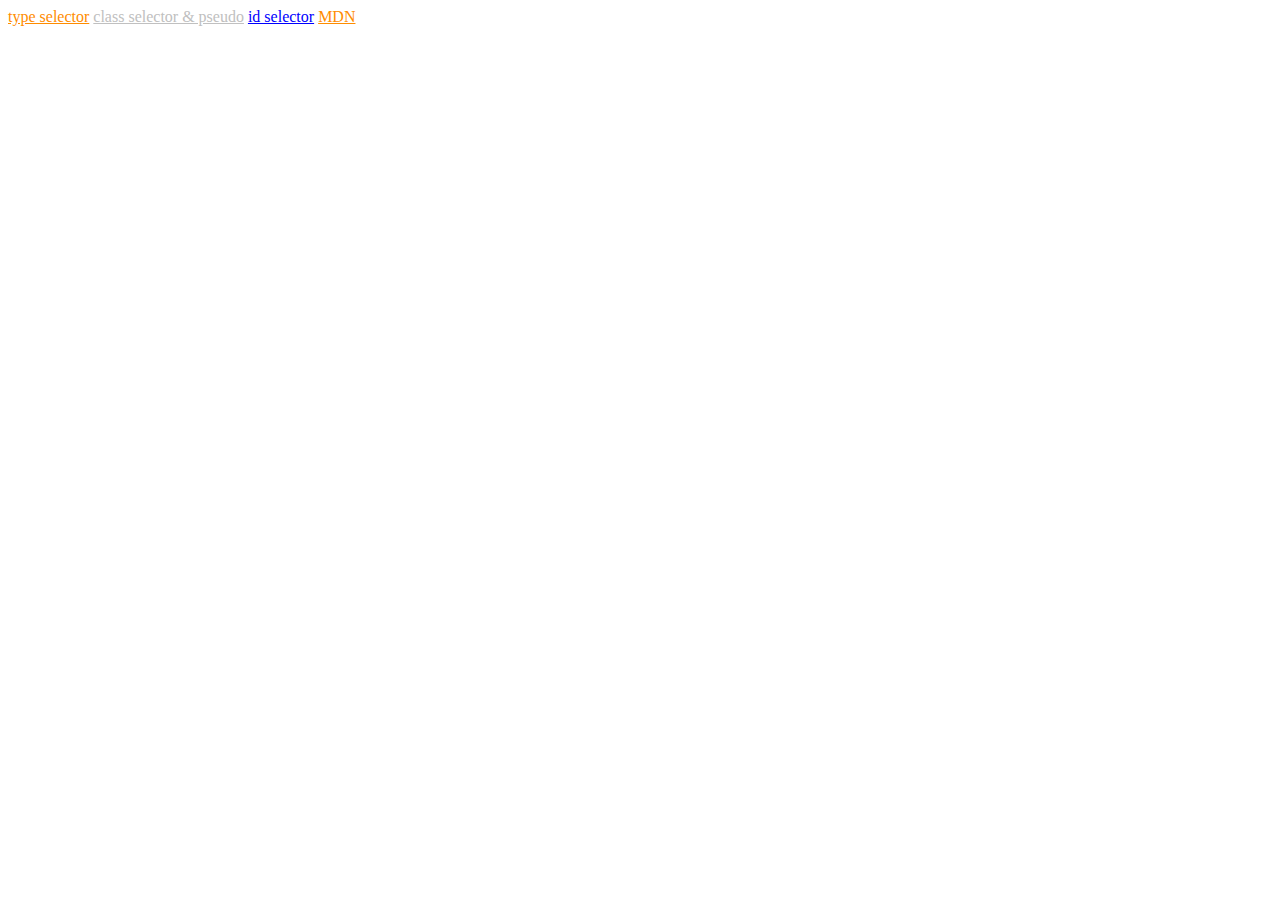
<file: 02_Core/index.html>
<!DOCTYPE html>
<html lang="en">
  <head>
    <meta charset="UTF-8" />
    <meta http-equiv="X-UA-Compatible" content="IE=edge" />
    <meta name="viewport" content="width=device-width, initial-scale=1.0" />

    <link rel="stylesheet" href="styles.css" />
    <title>Selectors</title>
  </head>
  <body>
    <a href="" target="_blank">type selector</a>
    <a class="link" href="" target="_blank">class selector & pseudo</a>
    <a id="id" href="" target="_blank">id selector</a>

    <a
      href="https://developer.mozilla.org/en-US/docs/Web/CSS/CSS_Selectors?retiredLocale=it"
      target="_blank"
      >MDN</a
    >
  </body>
</html>
</file>
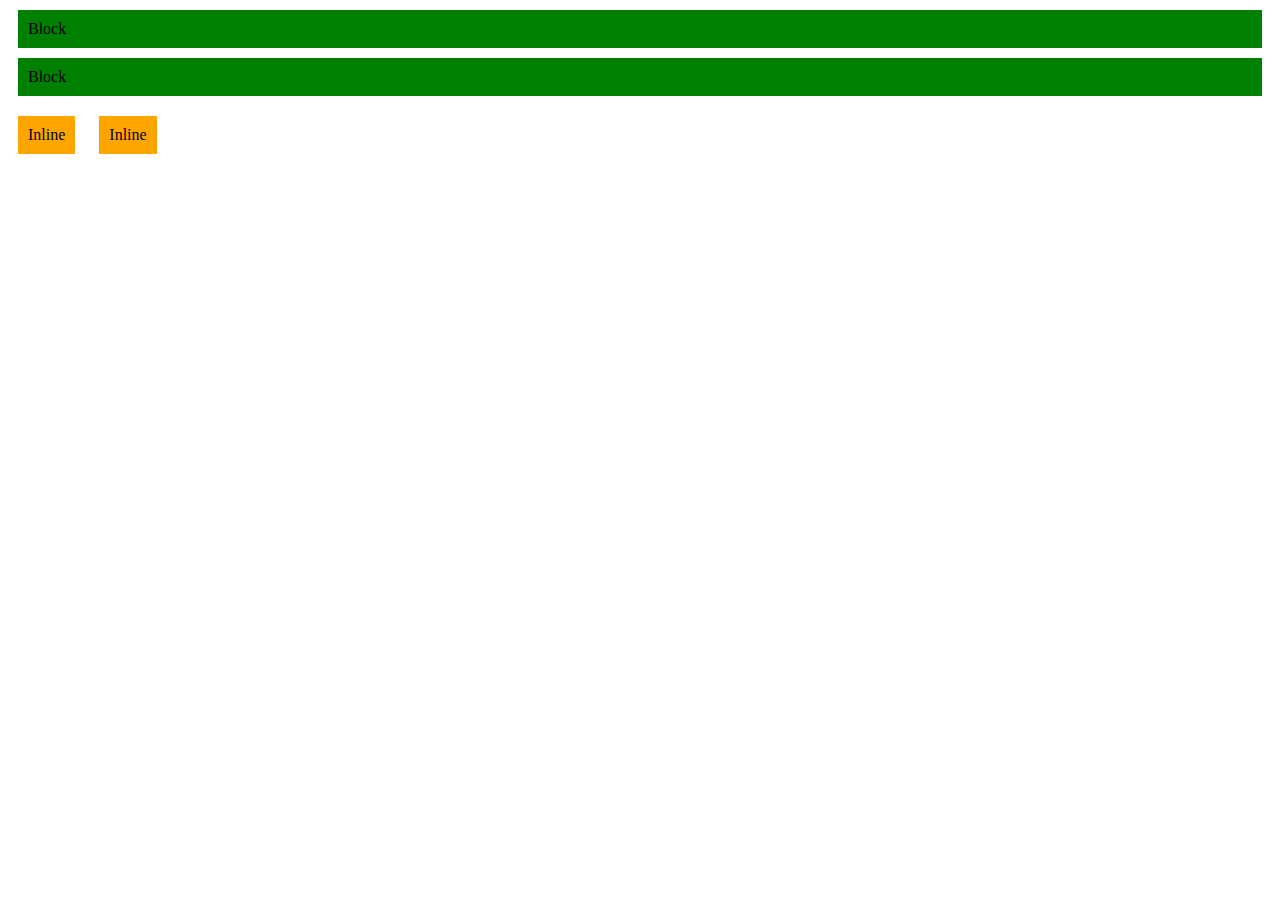
<file: 03_Box/index.html>
<!DOCTYPE html>
<html lang="en">
  <head>
    <meta charset="UTF-8" />
    <meta http-equiv="X-UA-Compatible" content="IE=edge" />
    <meta name="viewport" content="width=device-width, initial-scale=1.0" />

    <link rel="stylesheet" href="styles.css" />

    <title>Box model</title>
  </head>
  <body>
    <div>Block</div>
    <div>Block</div>

    <span>Inline</span>
    <span>Inline</span>
  </body>
</html>
</file>
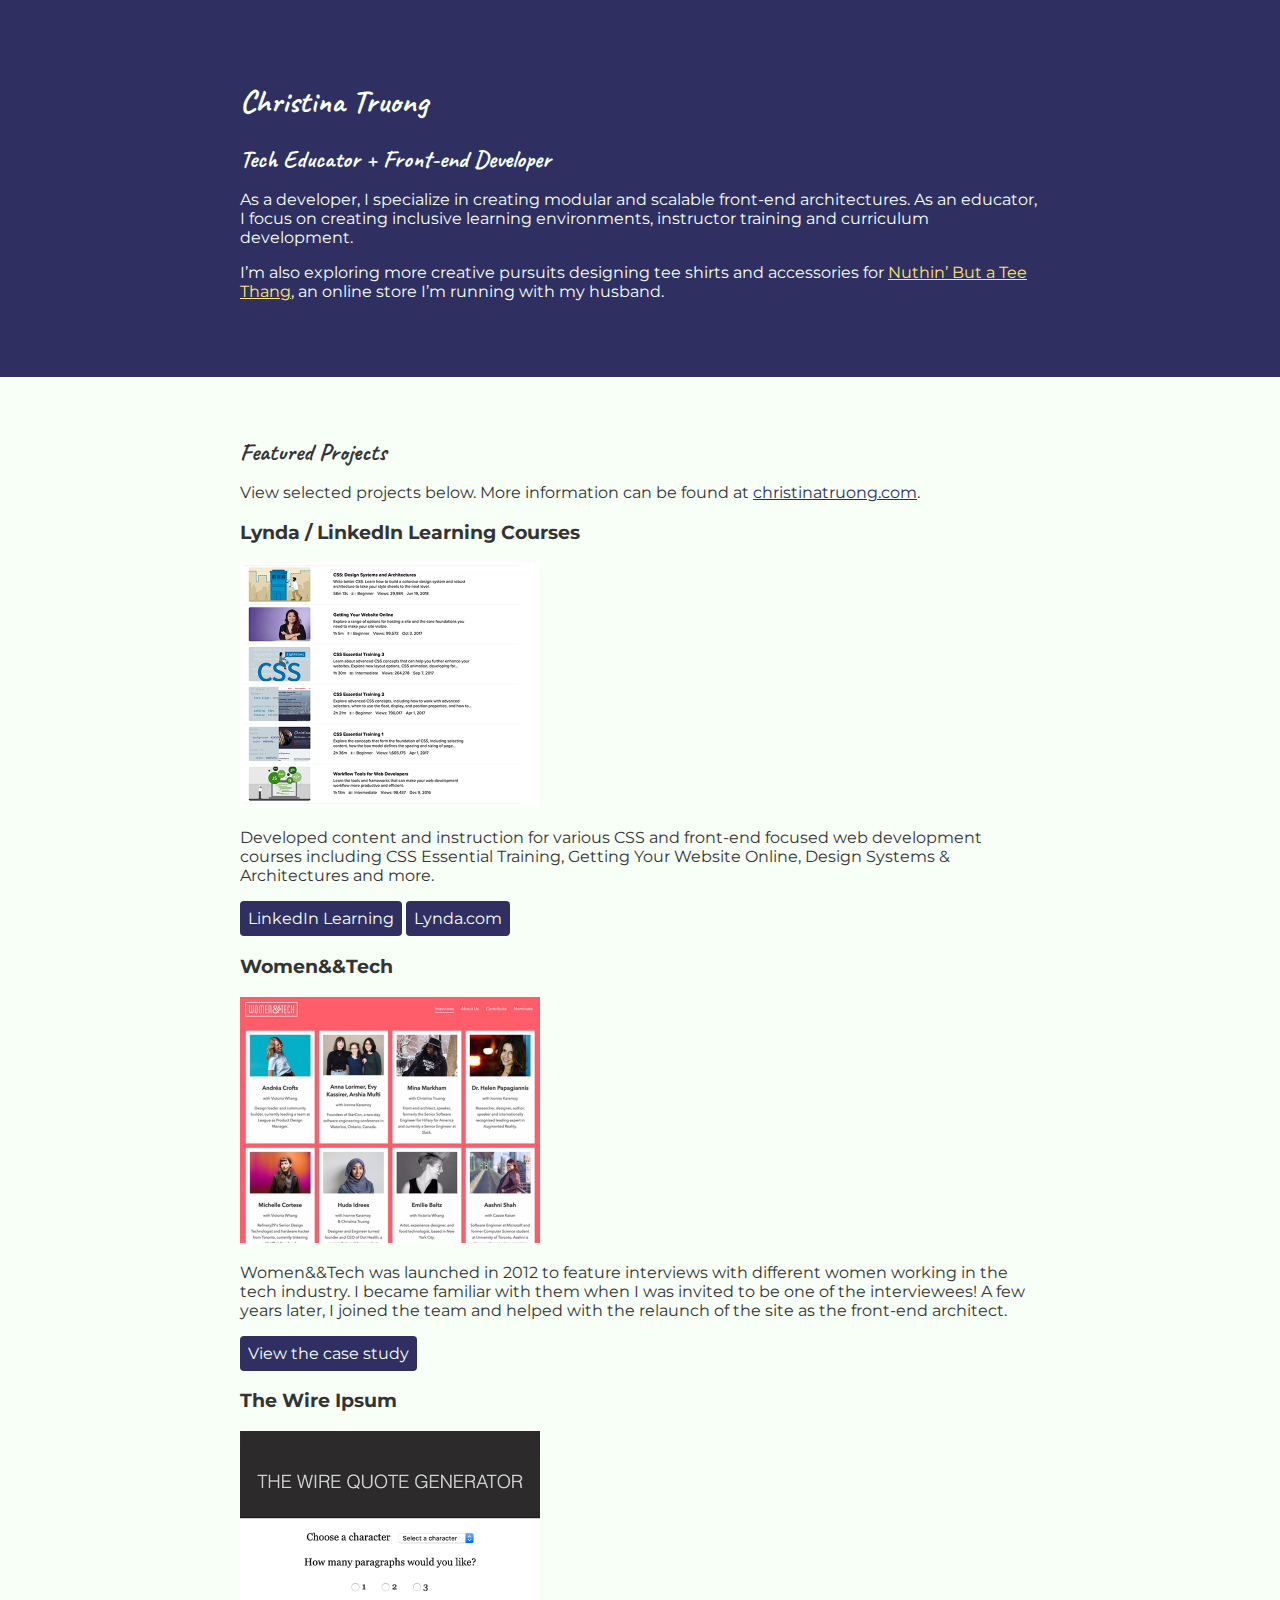
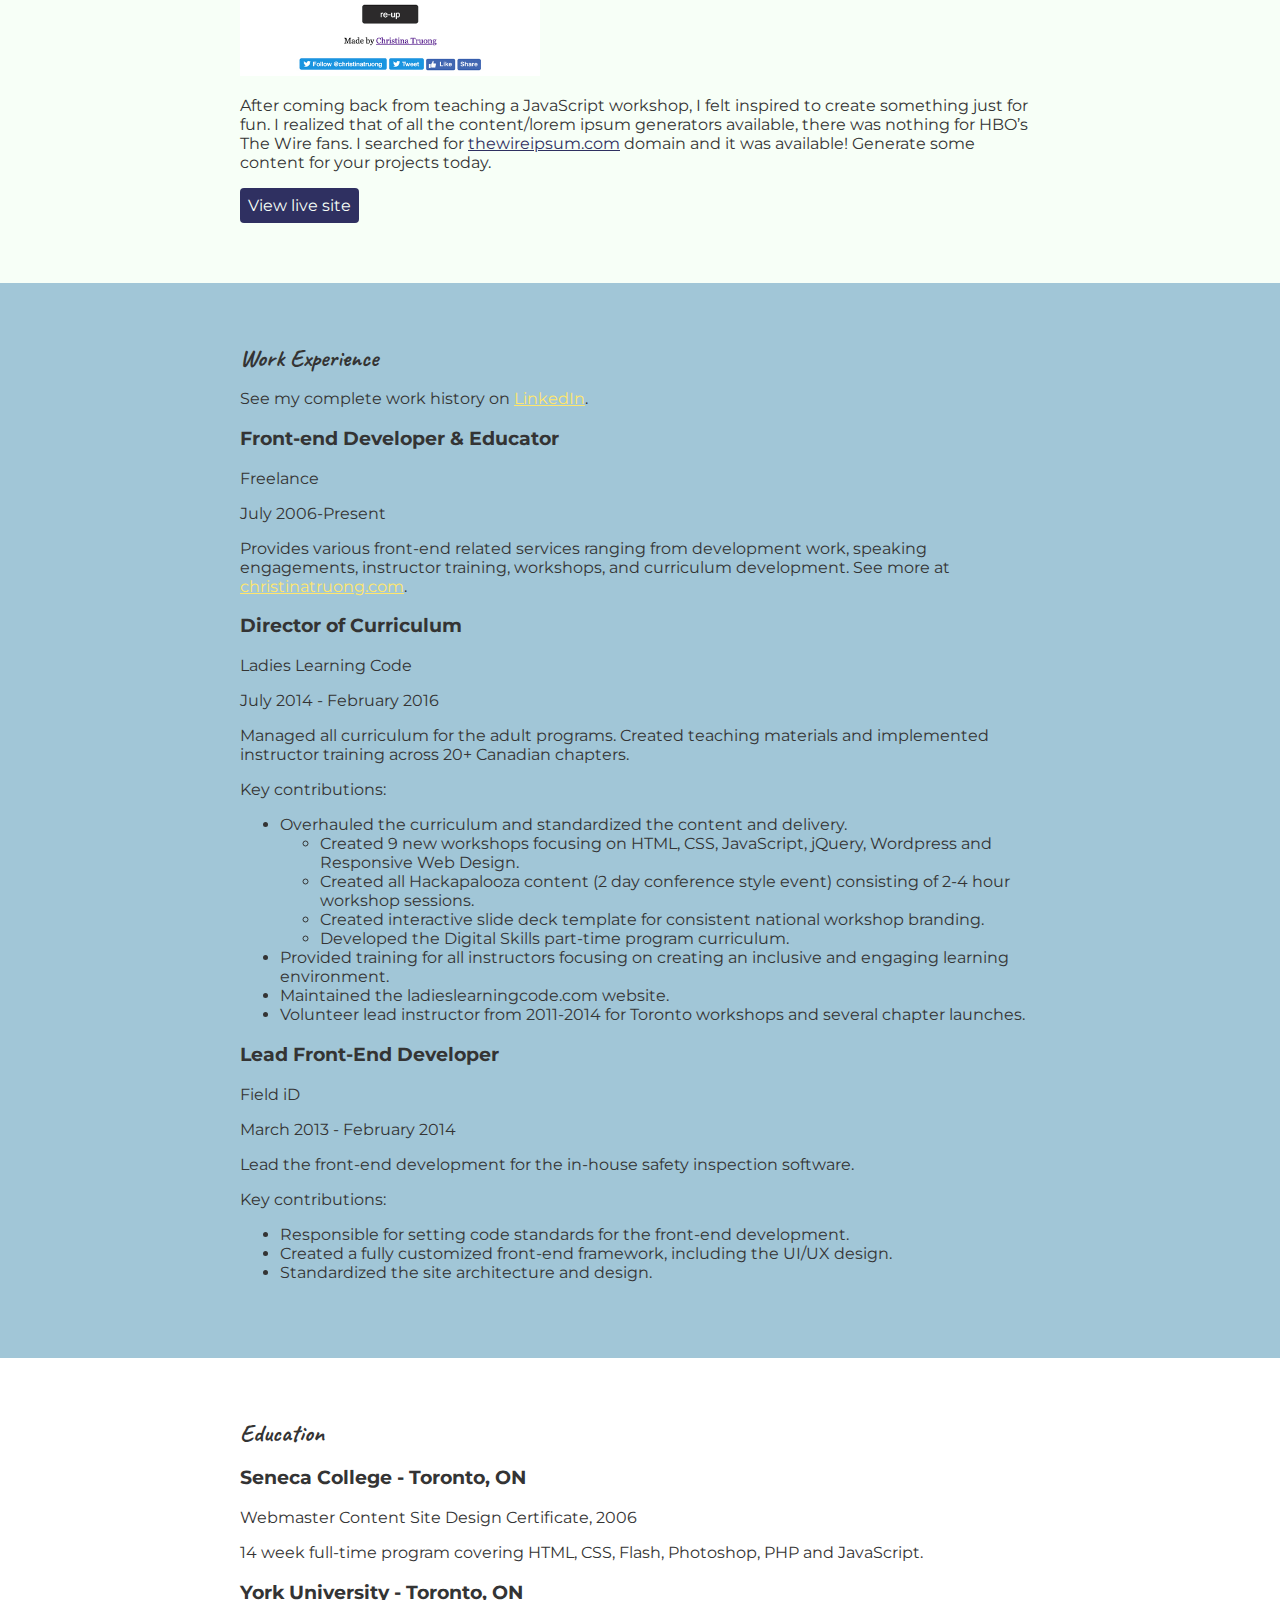
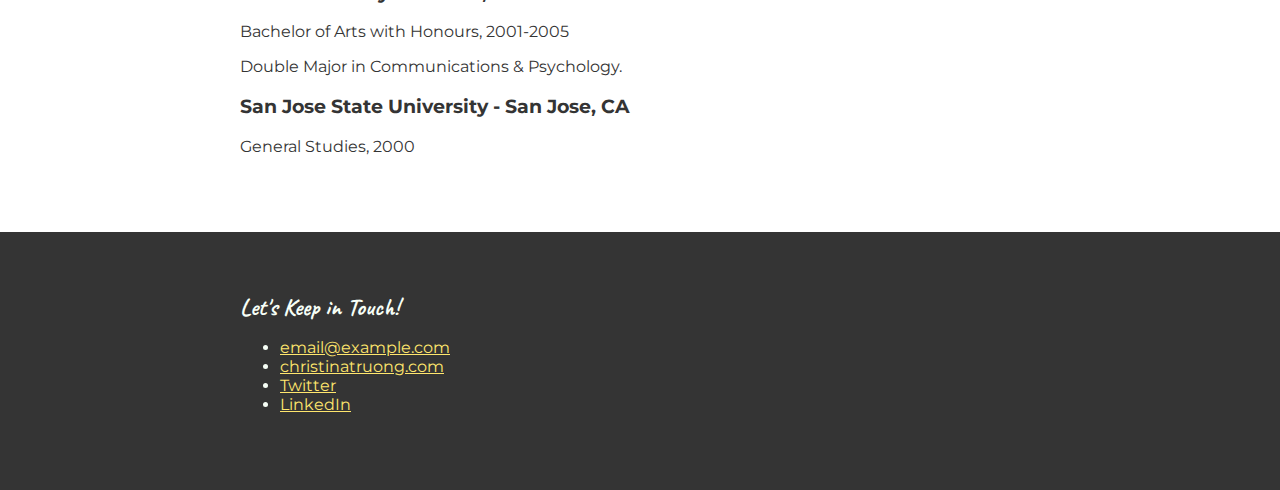
<file: 04_Typography/index.html>
<!DOCTYPE html>
<html lang="en">
  <head>
    <meta charset="UTF-8" />
    <meta name="viewport" content="width=device-width, initial-scale=1.0" />
    <title>Christina Truong, Tech Educator + Front-end Developer</title>
    <link
      href="https://fonts.googleapis.com/css?family=Caveat|Montserrat:400,600&display=swap"
      rel="stylesheet"
    />
    <link rel="stylesheet" href="css/styles.css" />
  </head>
  <body>
    <main>
      <!-- ***************  ABOUT / PROFILE  **************** -->
      <header>
        <div class="content-wrap">
          <h1>Christina Truong</h1>
          <h2>Tech Educator + Front-end Developer</h2>

          <p>
            As a developer, I specialize in creating modular and scalable
            front-end architectures. As an educator, I focus on creating
            inclusive learning environments, instructor training and curriculum
            development.
          </p>
          <p>
            I’m also exploring more creative pursuits designing tee shirts and
            accessories for
            <a href="http://teethang.com" target="_blank"
              >Nuthin’ But a Tee Thang</a
            >, an online store I’m running with my husband.
          </p>
        </div>
      </header>

      <!-- ************ PROJECTS / PORTFOLIO  ************** -->
      <section class="projects">
        <div class="content-wrap">
          <h2>Featured Projects</h2>
          <p>
            View selected projects below. More information can be found at
            <a href="http://christinatruong.com">christinatruong.com</a>.
          </p>

          <!-- Project 1 -->
          <section>
            <h3>Lynda / LinkedIn Learning Courses</h3>
            <img
              src="images/project-courses.jpg"
              alt="Lynda & LinkedIn Learning course list"
            />
            <p>
              Developed content and instruction for various CSS and front-end
              focused web development courses including CSS Essential Training,
              Getting Your Website Online, Design Systems & Architectures and
              more.
            </p>
            <a
              class="btn"
              href="https://www.linkedin.com/learning/instructors/christina-truong?u=2125562"
              target="_blank"
              >LinkedIn Learning</a
            >
            <a
              class="btn"
              href="https://www.lynda.com/Christina-Truong/7842227-1.html"
              >Lynda.com</a
            >
          </section>

          <!-- Project 2 -->
          <section>
            <h3>Women&&Tech</h3>
            <img
              src="images/project-women-tech.jpg"
              alt="Women and Tech website"
            />
            <p>
              Women&&Tech was launched in 2012 to feature interviews with
              different women working in the tech industry. I became familiar
              with them when I was invited to be one of the interviewees! A few
              years later, I joined the team and helped with the relaunch of the
              site as the front-end architect.
            </p>
            <a
              class="btn"
              href="http://christinatruong.com/projects/women-and-tech-redesign.html"
              target="_blank"
              >View the case study</a
            >
          </section>

          <!-- Project 3 -->
          <section>
            <h3>The Wire Ipsum</h3>
            <img
              src="images/project-wire-ipsum.jpg"
              alt="The Wire Ipsum website"
            />
            <p>
              After coming back from teaching a JavaScript workshop, I felt
              inspired to create something just for fun. I realized that of all
              the content/lorem ipsum generators available, there was nothing
              for HBO’s The Wire fans. I searched for
              <a href="http://thewireipsum.com" target="_blank"
                >thewireipsum.com</a
              >
              domain and it was available! Generate some content for your
              projects today.
            </p>
            <a class="btn" href="http://thewireipsum.com" target="_blank"
              >View live site</a
            >
          </section>
        </div>
      </section>

      <!-- ****************  WORK EXPERIENCE  ******************** -->
      <section class="work-experience">
        <div class="content-wrap">
          <h2>Work Experience</h2>
          <p>
            See my complete work history on
            <a href="https://www.linkedin.com/in/christinatruong/">LinkedIn</a>.
          </p>

          <!-- Job 1 -->
          <section>
            <h3>Front-end Developer & Educator</h3>
            <p>Freelance</p>
            <p>July 2006-Present</p>
            <p>
              Provides various front-end related services ranging from
              development work, speaking engagements, instructor training,
              workshops, and curriculum development. See more at
              <a href="http://christinatruong.com">christinatruong.com</a>.
            </p>
          </section>

          <!-- Job 2 -->
          <section>
            <h3>Director of Curriculum</h3>
            <p>Ladies Learning Code</p>
            <p>July 2014 - February 2016</p>
            <p>
              Managed all curriculum for the adult programs. Created teaching
              materials and implemented instructor training across 20+ Canadian
              chapters.
            </p>
            <p>Key contributions:</p>
            <ul>
              <li>
                Overhauled the curriculum and standardized the content and
                delivery.
                <ul>
                  <li>
                    Created 9 new workshops focusing on HTML, CSS, JavaScript,
                    jQuery, Wordpress and Responsive Web Design.
                  </li>
                  <li>
                    Created all Hackapalooza content (2 day conference style
                    event) consisting of 2-4 hour workshop sessions.
                  </li>
                  <li>
                    Created interactive slide deck template for consistent
                    national workshop branding.
                  </li>
                  <li>
                    Developed the Digital Skills part-time program curriculum.
                  </li>
                </ul>
              </li>
              <li>
                Provided training for all instructors focusing on creating an
                inclusive and engaging learning environment.
              </li>
              <li>Maintained the ladieslearningcode.com website.</li>
              <li>
                Volunteer lead instructor from 2011-2014 for Toronto workshops
                and several chapter launches.
              </li>
            </ul>
          </section>

          <!-- Job 3 -->
          <section>
            <h3>Lead Front-End Developer</h3>
            <p>Field iD</p>
            <p>March 2013 - February 2014</p>
            <p>
              Lead the front-end development for the in-house safety inspection
              software.
            </p>
            <p>Key contributions:</p>
            <ul>
              <li>
                Responsible for setting code standards for the front-end
                development.
              </li>
              <li>
                Created a fully customized front-end framework, including the
                UI/UX design.
              </li>
              <li>Standardized the site architecture and design.</li>
            </ul>
          </section>
        </div>
      </section>

      <!-- *************  EDUCATION & CERTIFICATIONS *********** -->
      <section class="education">
        <div class="content-wrap">
          <h2>Education</h2>

          <section>
            <h3>Seneca College - Toronto, ON</h3>
            <p>Webmaster Content Site Design Certificate, 2006</p>
            <p>
              14 week full-time program covering HTML, CSS, Flash, Photoshop,
              PHP and JavaScript.
            </p>
          </section>

          <section>
            <h3>York University - Toronto, ON</h3>
            <p>Bachelor of Arts with Honours, 2001-2005</p>
            <p>Double Major in Communications & Psychology.</p>
          </section>

          <section>
            <h3>San Jose State University - San Jose, CA</h3>
            <p>General Studies, 2000</p>
          </section>
        </div>
      </section>

      <!-- ************  CONTACT INFO / SOCIAL MEDIA  ************ -->
      <footer>
        <div class="content-wrap">
          <h2>Let's Keep in Touch!</h2>

          <!-- Social media and contact links. Add or remove any networks. -->
          <ul>
            <li><a href="mailto:email@example.com">email@example.com</a></li>
            <li>
              <a href="http://christinatruong.com" target="_blank"
                >christinatruong.com</a
              >
            </li>
            <li>
              <a href="http://twitter.com/christinatruong" target="_blank"
                >Twitter</a
              >
            </li>
            <li><a href="#" target="_blank">LinkedIn</a></li>
          </ul>
        </div>
      </footer>
    </main>
  </body>
</html>
</file>
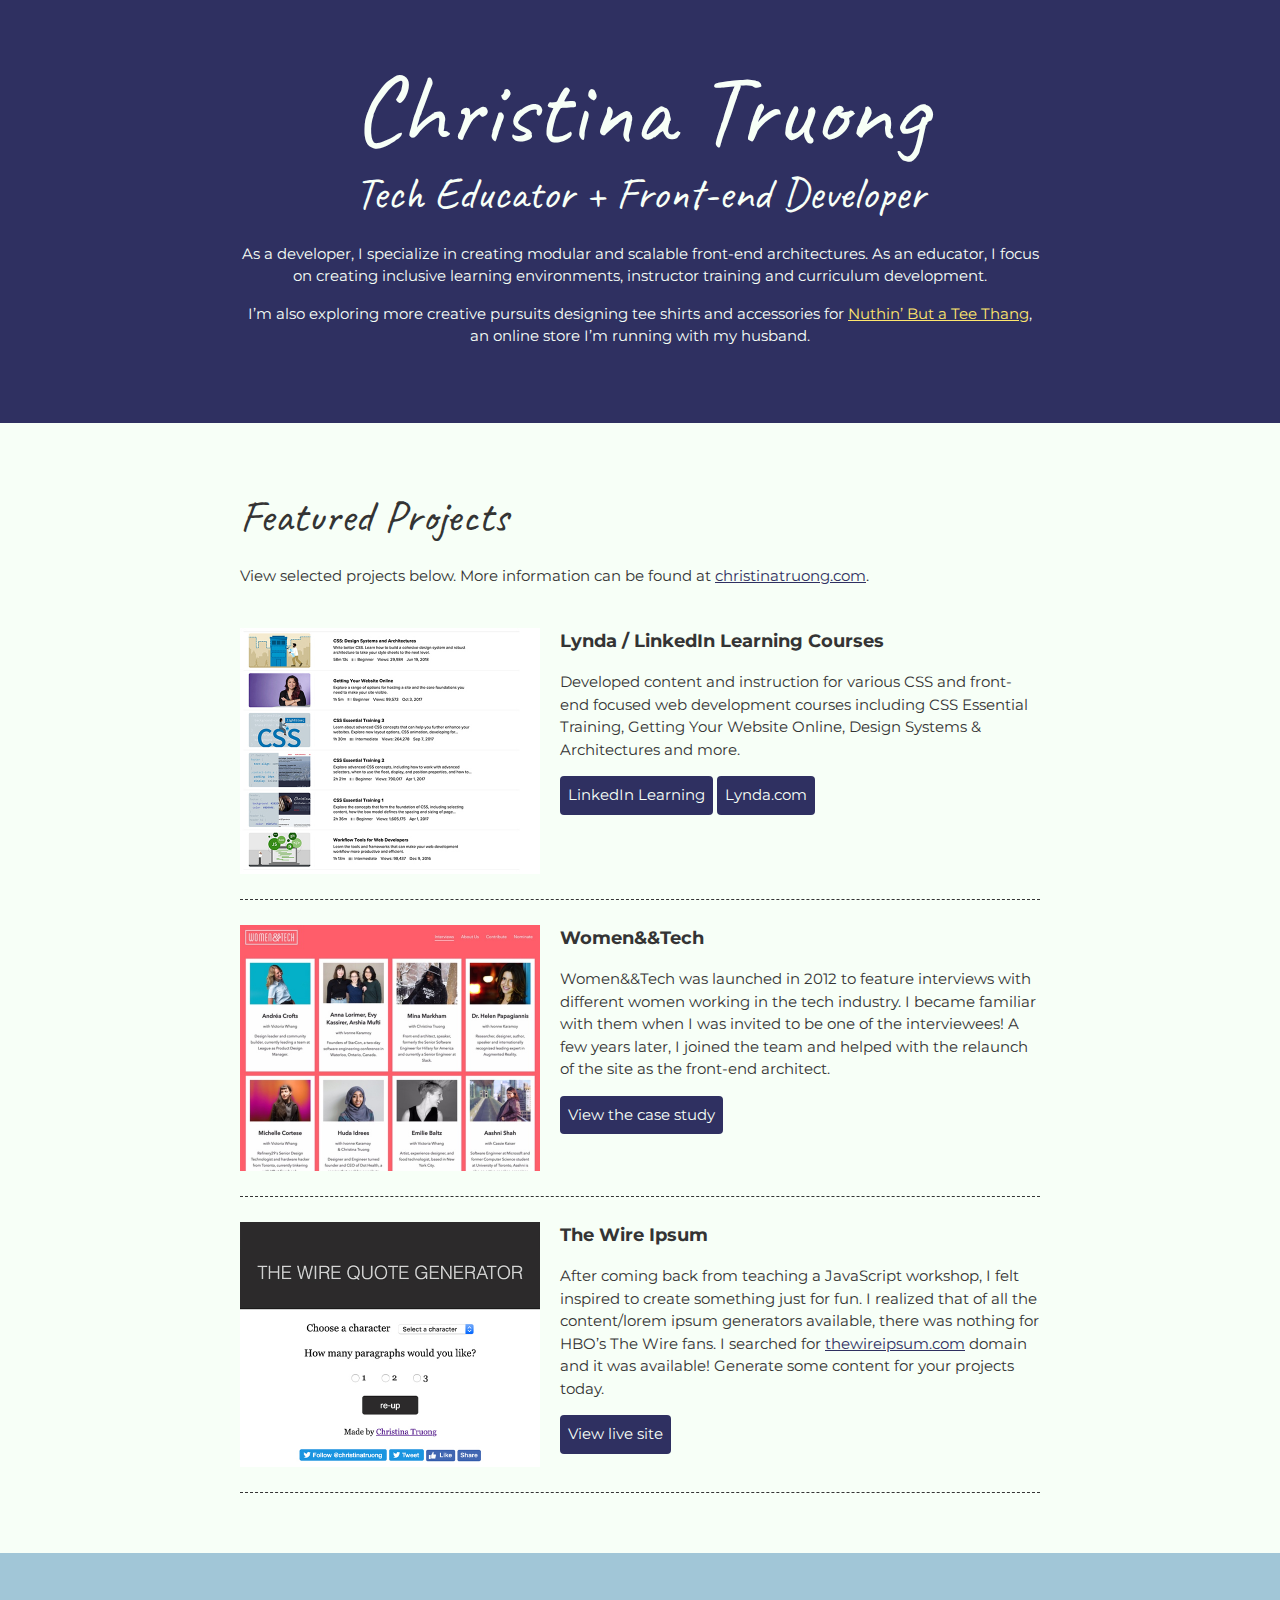
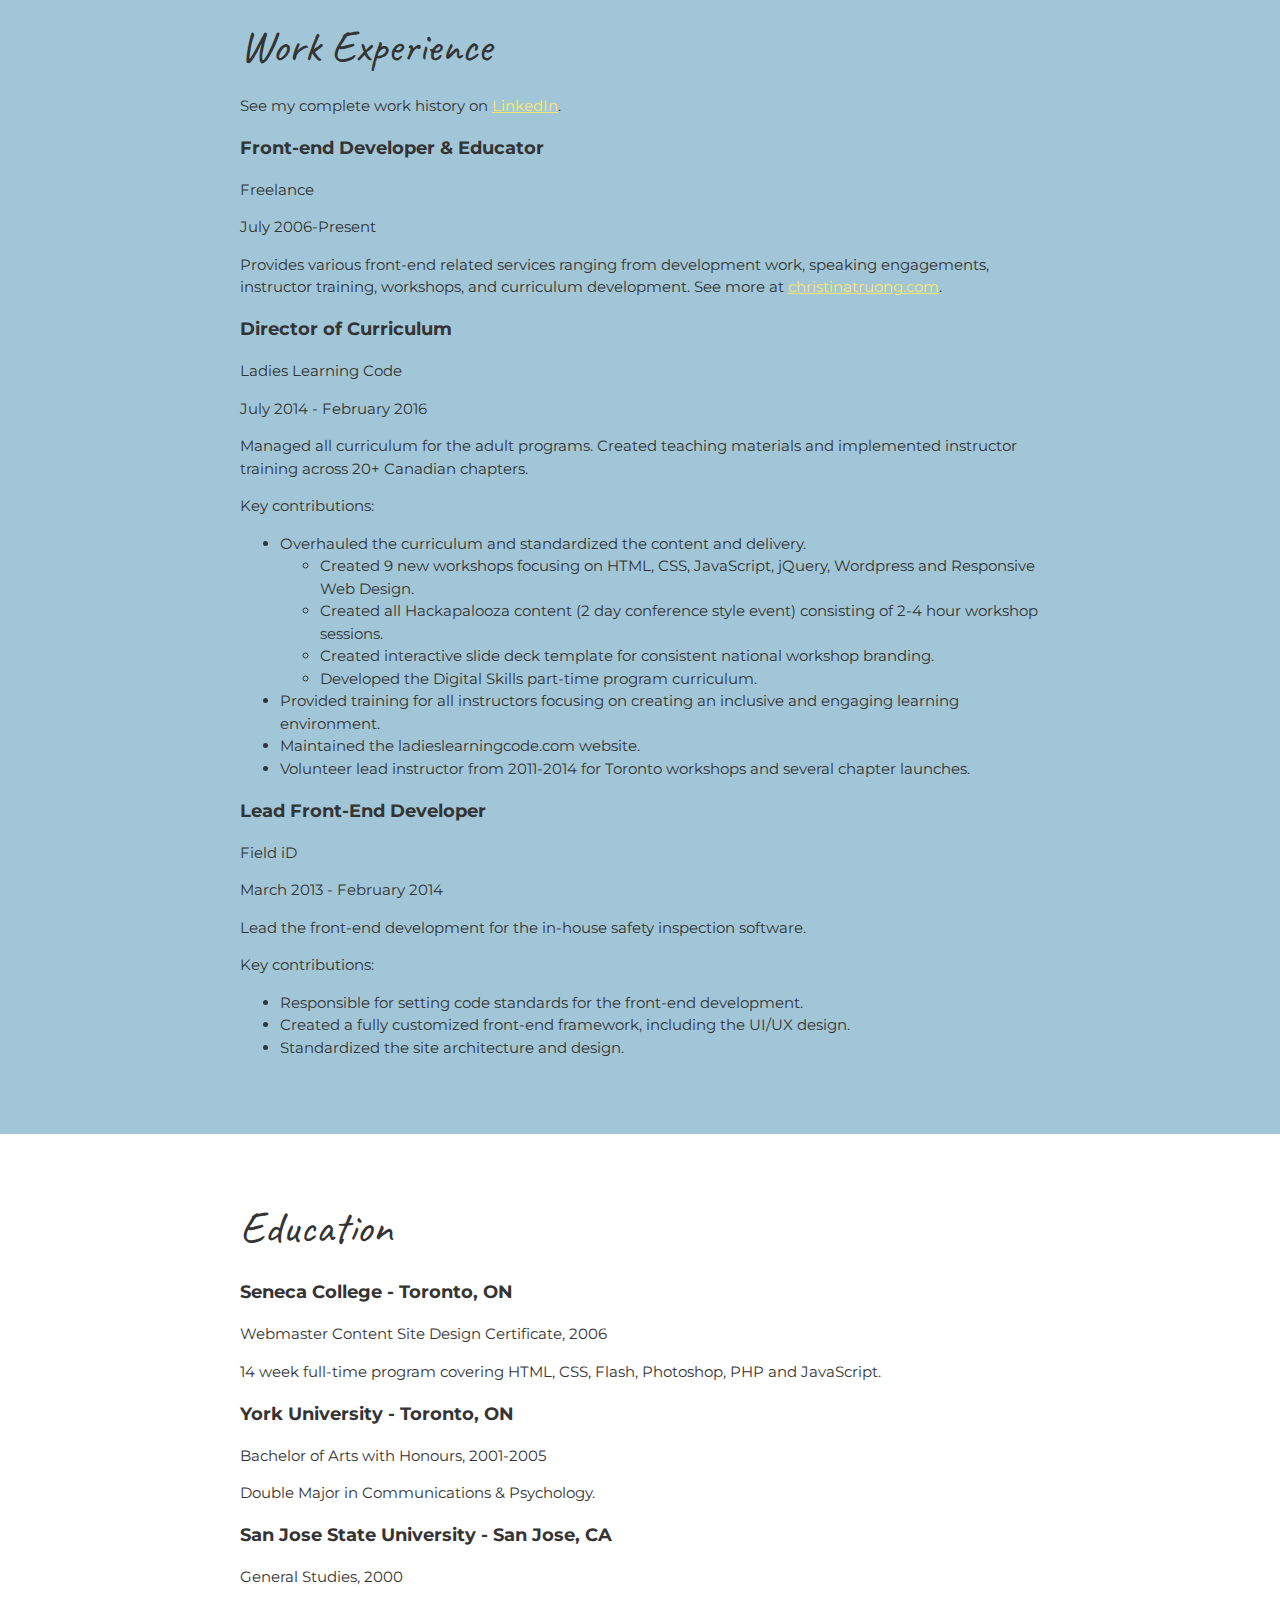
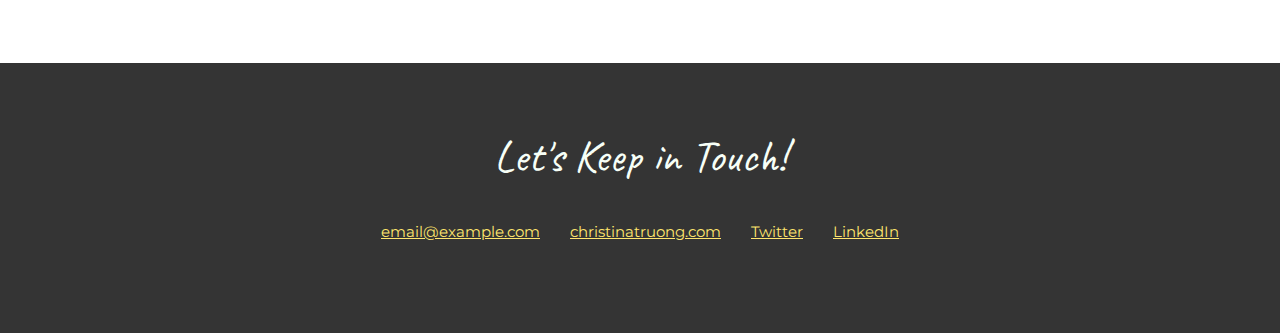
<file: 06_Flexbox/index.html>
<!DOCTYPE html>
<html lang="en">
  <head>
    <meta charset="UTF-8" />
    <meta name="viewport" content="width=device-width, initial-scale=1.0" />
    <title>Christina Truong, Tech Educator + Front-end Developer</title>
    <link
      href="https://fonts.googleapis.com/css?family=Caveat|Montserrat:400,600&display=swap"
      rel="stylesheet"
    />
    <link rel="stylesheet" href="css/styles.css" />
  </head>
  <body>
    <main>
      <!-- ***************  ABOUT / PROFILE  **************** -->
      <header>
        <div class="content-wrap">
          <h1>Christina Truong</h1>
          <h2>Tech Educator + Front-end Developer</h2>

          <p>
            As a developer, I specialize in creating modular and scalable
            front-end architectures. As an educator, I focus on creating
            inclusive learning environments, instructor training and curriculum
            development.
          </p>
          <p>
            I’m also exploring more creative pursuits designing tee shirts and
            accessories for
            <a href="http://teethang.com" target="_blank"
              >Nuthin’ But a Tee Thang</a
            >, an online store I’m running with my husband.
          </p>
        </div>
      </header>

      <!-- ************ PROJECTS / PORTFOLIO  ************** -->
      <section class="projects">
        <div class="content-wrap">
          <h2>Featured Projects</h2>
          <p>
            View selected projects below. More information can be found at
            <a href="http://christinatruong.com">christinatruong.com</a>.
          </p>

          <!-- Project 1 -->
          <section class="project-item">
            <img
              src="images/project-courses.jpg"
              alt="Lynda & LinkedIn Learning course list"
            />
            <h3>Lynda / LinkedIn Learning Courses</h3>
            <p>
              Developed content and instruction for various CSS and front-end
              focused web development courses including CSS Essential Training,
              Getting Your Website Online, Design Systems & Architectures and
              more.
            </p>
            <a
              class="btn"
              href="https://www.linkedin.com/learning/instructors/christina-truong?u=2125562"
              target="_blank"
              >LinkedIn Learning</a
            >
            <a
              class="btn"
              href="https://www.lynda.com/Christina-Truong/7842227-1.html"
              >Lynda.com</a
            >
          </section>

          <!-- Project 2 -->
          <section class="project-item">
            <img
              src="images/project-women-tech.jpg"
              alt="Women and Tech website"
            />
            <h3>Women&&Tech</h3>
            <p>
              Women&&Tech was launched in 2012 to feature interviews with
              different women working in the tech industry. I became familiar
              with them when I was invited to be one of the interviewees! A few
              years later, I joined the team and helped with the relaunch of the
              site as the front-end architect.
            </p>
            <a
              class="btn"
              href="http://christinatruong.com/projects/women-and-tech-redesign.html"
              target="_blank"
              >View the case study</a
            >
          </section>

          <!-- Project 3 -->
          <section class="project-item">
            <img
              src="images/project-wire-ipsum.jpg"
              alt="The Wire Ipsum website"
            />
            <h3>The Wire Ipsum</h3>
            <p>
              After coming back from teaching a JavaScript workshop, I felt
              inspired to create something just for fun. I realized that of all
              the content/lorem ipsum generators available, there was nothing
              for HBO’s The Wire fans. I searched for
              <a href="http://thewireipsum.com" target="_blank"
                >thewireipsum.com</a
              >
              domain and it was available! Generate some content for your
              projects today.
            </p>
            <a class="btn" href="http://thewireipsum.com" target="_blank"
              >View live site</a
            >
          </section>
        </div>
      </section>

      <!-- ****************  WORK EXPERIENCE  ******************** -->
      <section class="work-experience">
        <div class="content-wrap">
          <h2>Work Experience</h2>
          <p>
            See my complete work history on
            <a href="https://www.linkedin.com/in/christinatruong/">LinkedIn</a>.
          </p>

          <!-- Job 1 -->
          <section>
            <h3>Front-end Developer & Educator</h3>
            <p>Freelance</p>
            <p>July 2006-Present</p>
            <p>
              Provides various front-end related services ranging from
              development work, speaking engagements, instructor training,
              workshops, and curriculum development. See more at
              <a href="http://christinatruong.com">christinatruong.com</a>.
            </p>
          </section>

          <!-- Job 2 -->
          <section>
            <h3>Director of Curriculum</h3>
            <p>Ladies Learning Code</p>
            <p>July 2014 - February 2016</p>
            <p>
              Managed all curriculum for the adult programs. Created teaching
              materials and implemented instructor training across 20+ Canadian
              chapters.
            </p>
            <p>Key contributions:</p>
            <ul>
              <li>
                Overhauled the curriculum and standardized the content and
                delivery.
                <ul>
                  <li>
                    Created 9 new workshops focusing on HTML, CSS, JavaScript,
                    jQuery, Wordpress and Responsive Web Design.
                  </li>
                  <li>
                    Created all Hackapalooza content (2 day conference style
                    event) consisting of 2-4 hour workshop sessions.
                  </li>
                  <li>
                    Created interactive slide deck template for consistent
                    national workshop branding.
                  </li>
                  <li>
                    Developed the Digital Skills part-time program curriculum.
                  </li>
                </ul>
              </li>
              <li>
                Provided training for all instructors focusing on creating an
                inclusive and engaging learning environment.
              </li>
              <li>Maintained the ladieslearningcode.com website.</li>
              <li>
                Volunteer lead instructor from 2011-2014 for Toronto workshops
                and several chapter launches.
              </li>
            </ul>
          </section>

          <!-- Job 3 -->
          <section>
            <h3>Lead Front-End Developer</h3>
            <p>Field iD</p>
            <p>March 2013 - February 2014</p>
            <p>
              Lead the front-end development for the in-house safety inspection
              software.
            </p>
            <p>Key contributions:</p>
            <ul>
              <li>
                Responsible for setting code standards for the front-end
                development.
              </li>
              <li>
                Created a fully customized front-end framework, including the
                UI/UX design.
              </li>
              <li>Standardized the site architecture and design.</li>
            </ul>
          </section>
        </div>
      </section>

      <!-- *************  EDUCATION & CERTIFICATIONS *********** -->
      <section class="education">
        <div class="content-wrap">
          <h2>Education</h2>

          <section>
            <h3>Seneca College - Toronto, ON</h3>
            <p>Webmaster Content Site Design Certificate, 2006</p>
            <p>
              14 week full-time program covering HTML, CSS, Flash, Photoshop,
              PHP and JavaScript.
            </p>
          </section>

          <section>
            <h3>York University - Toronto, ON</h3>
            <p>Bachelor of Arts with Honours, 2001-2005</p>
            <p>Double Major in Communications & Psychology.</p>
          </section>

          <section>
            <h3>San Jose State University - San Jose, CA</h3>
            <p>General Studies, 2000</p>
          </section>
        </div>
      </section>

      <!-- ************  CONTACT INFO / SOCIAL MEDIA  ************ -->
      <footer>
        <div class="content-wrap">
          <h2>Let's Keep in Touch!</h2>

          <!-- Social media and contact links. Add or remove any networks. -->
          <ul class="contact-list">
            <li><a href="mailto:email@example.com">email@example.com</a></li>
            <li>
              <a href="http://christinatruong.com" target="_blank"
                >christinatruong.com</a
              >
            </li>
            <li>
              <a href="http://twitter.com/christinatruong" target="_blank"
                >Twitter</a
              >
            </li>
            <li><a href="#" target="_blank">LinkedIn</a></li>
          </ul>
        </div>
      </footer>
    </main>
  </body>
</html>
</file>
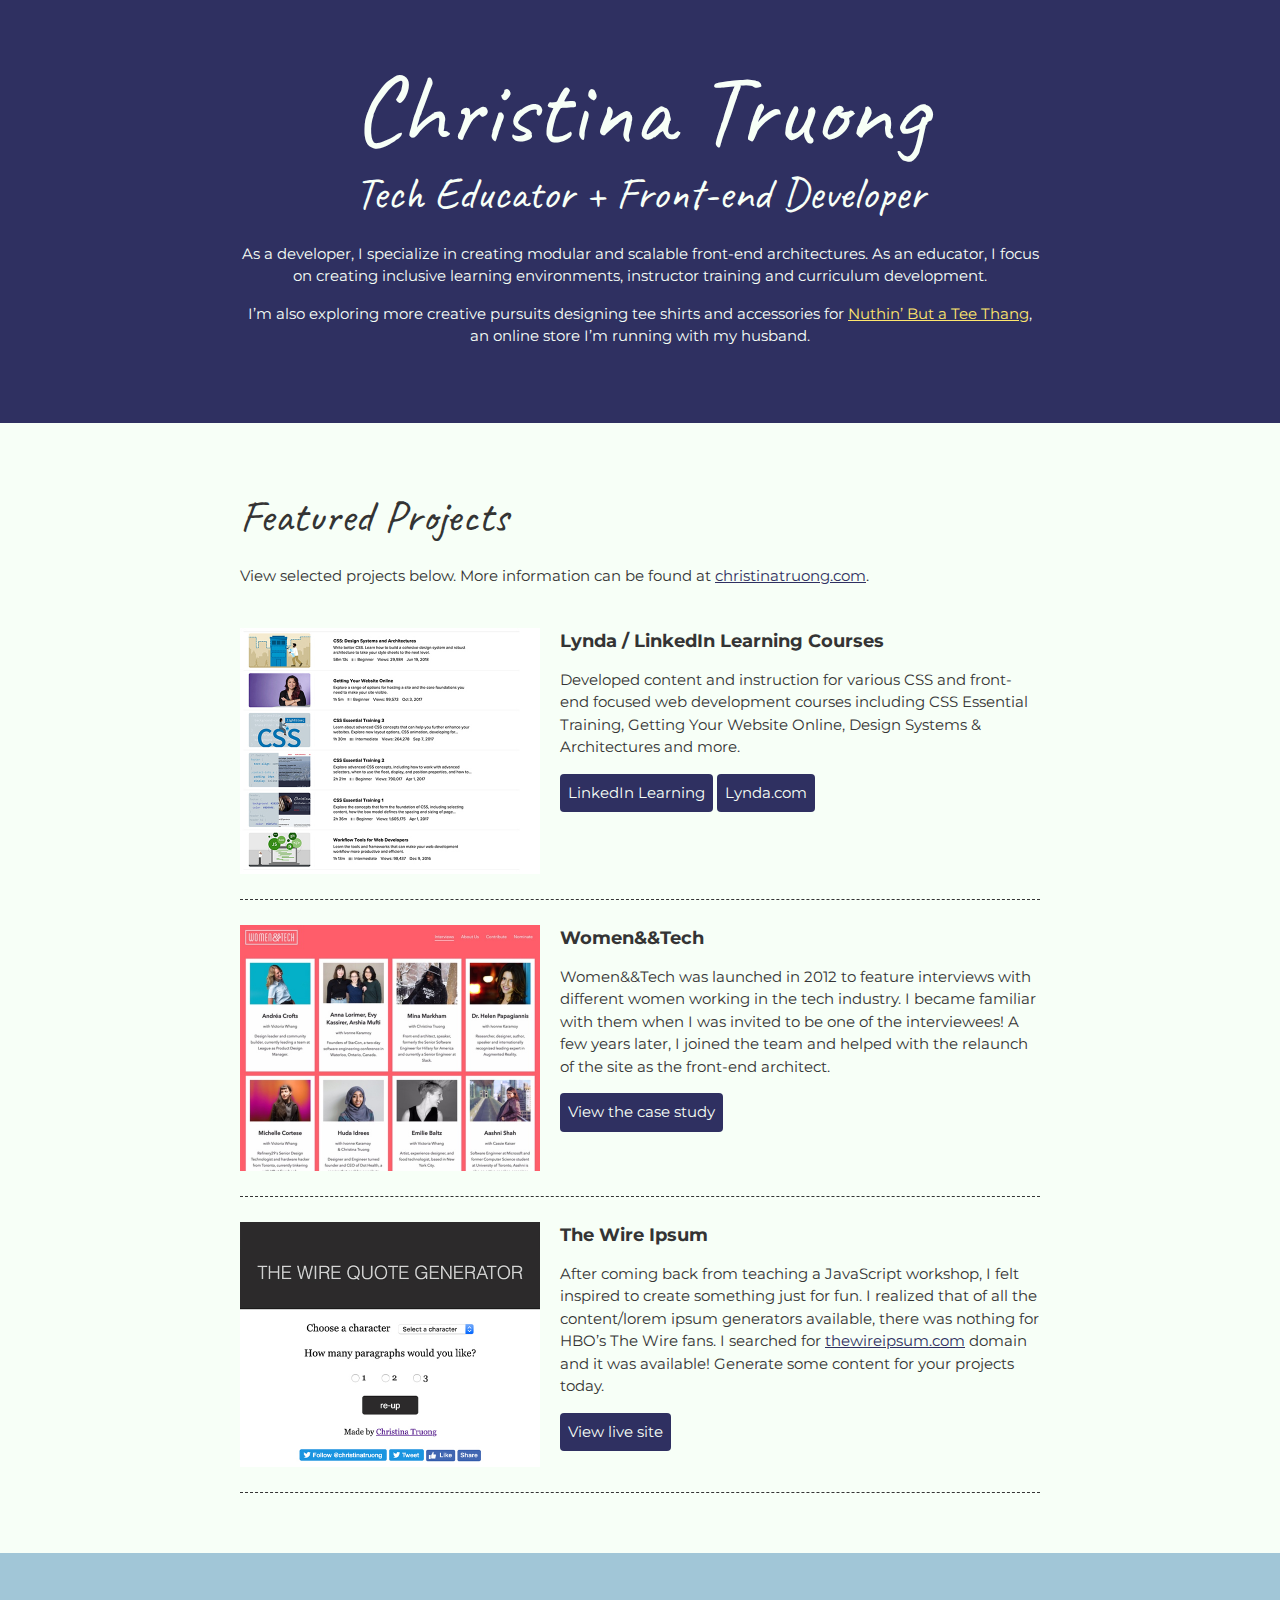
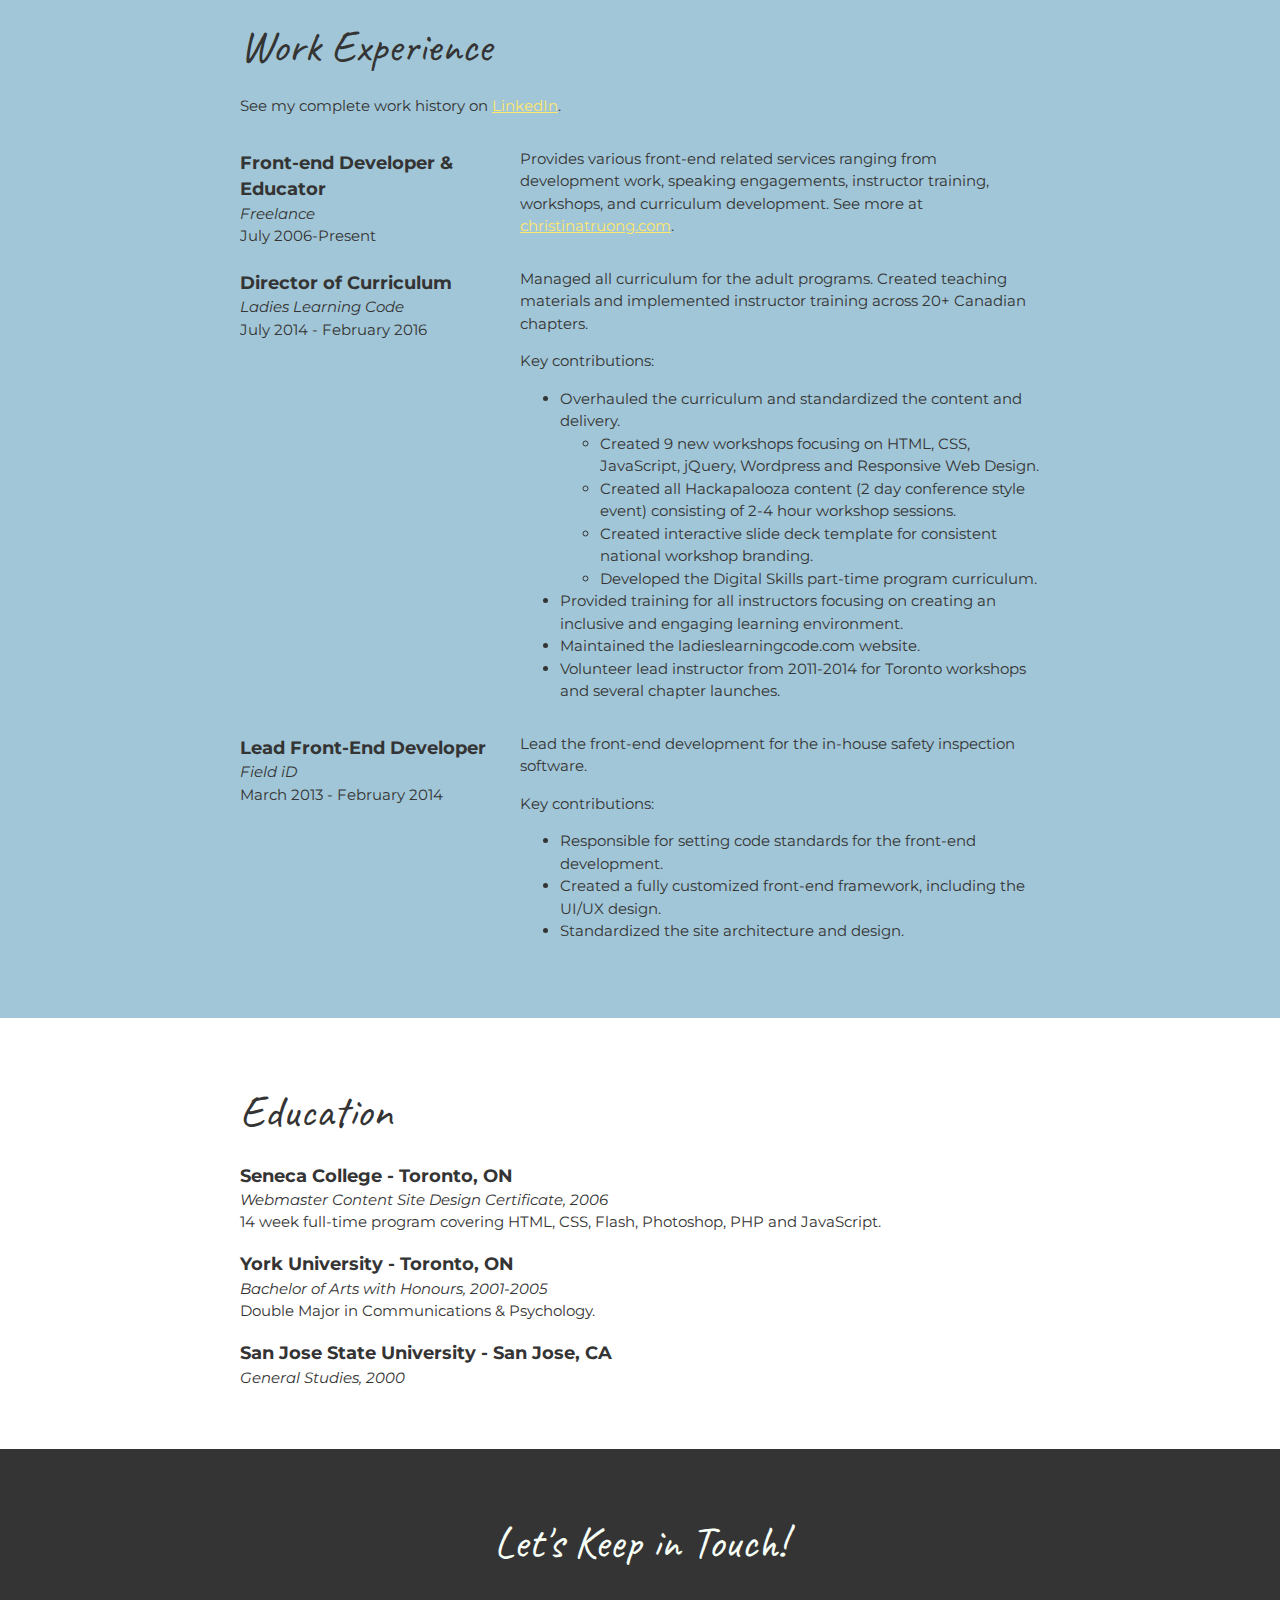
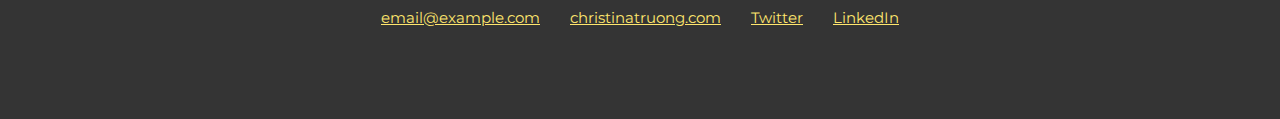
<file: 07_Selectors/index.html>
<!DOCTYPE html>
<html lang="en">
  <head>
    <meta charset="UTF-8" />
    <meta name="viewport" content="width=device-width, initial-scale=1.0" />
    <title>Christina Truong, Tech Educator + Front-end Developer</title>
    <link
      href="https://fonts.googleapis.com/css?family=Caveat|Montserrat:400,600&display=swap"
      rel="stylesheet"
    />
    <link rel="stylesheet" href="css/styles.css" />
  </head>
  <body>
    <main>
      <!-- ***************  ABOUT / PROFILE  **************** -->
      <header>
        <div class="content-wrap">
          <h1>Christina Truong</h1>
          <h2>Tech Educator + Front-end Developer</h2>

          <p>
            As a developer, I specialize in creating modular and scalable
            front-end architectures. As an educator, I focus on creating
            inclusive learning environments, instructor training and curriculum
            development.
          </p>
          <p>
            I’m also exploring more creative pursuits designing tee shirts and
            accessories for
            <a href="http://teethang.com" target="_blank"
              >Nuthin’ But a Tee Thang</a
            >, an online store I’m running with my husband.
          </p>
        </div>
      </header>

      <!-- ************ PROJECTS / PORTFOLIO  ************** -->
      <section class="projects">
        <div class="content-wrap">
          <h2>Featured Projects</h2>
          <p>
            View selected projects below. More information can be found at
            <a href="http://christinatruong.com">christinatruong.com</a>.
          </p>

          <!-- Project 1 -->
          <section class="project-item">
            <img
              src="images/project-courses.jpg"
              alt="Lynda & LinkedIn Learning course list"
            />
            <h3>Lynda / LinkedIn Learning Courses</h3>
            <p>
              Developed content and instruction for various CSS and front-end
              focused web development courses including CSS Essential Training,
              Getting Your Website Online, Design Systems & Architectures and
              more.
            </p>
            <a
              class="btn"
              href="https://www.linkedin.com/learning/instructors/christina-truong?u=2125562"
              target="_blank"
              >LinkedIn Learning</a
            >
            <a
              class="btn"
              href="https://www.lynda.com/Christina-Truong/7842227-1.html"
              >Lynda.com</a
            >
          </section>

          <!-- Project 2 -->
          <section class="project-item">
            <img
              src="images/project-women-tech.jpg"
              alt="Women and Tech website"
            />
            <h3>Women&&Tech</h3>
            <p>
              Women&&Tech was launched in 2012 to feature interviews with
              different women working in the tech industry. I became familiar
              with them when I was invited to be one of the interviewees! A few
              years later, I joined the team and helped with the relaunch of the
              site as the front-end architect.
            </p>
            <a
              class="btn"
              href="http://christinatruong.com/projects/women-and-tech-redesign.html"
              target="_blank"
              >View the case study</a
            >
          </section>

          <!-- Project 3 -->
          <section class="project-item">
            <img
              src="images/project-wire-ipsum.jpg"
              alt="The Wire Ipsum website"
            />
            <h3>The Wire Ipsum</h3>
            <p>
              After coming back from teaching a JavaScript workshop, I felt
              inspired to create something just for fun. I realized that of all
              the content/lorem ipsum generators available, there was nothing
              for HBO’s The Wire fans. I searched for
              <a href="http://thewireipsum.com" target="_blank"
                >thewireipsum.com</a
              >
              domain and it was available! Generate some content for your
              projects today.
            </p>
            <a class="btn" href="http://thewireipsum.com" target="_blank"
              >View live site</a
            >
          </section>
        </div>
      </section>

      <!-- ****************  WORK EXPERIENCE  ******************** -->
      <section class="work-experience">
        <div class="content-wrap item-details">
          <h2>Work Experience</h2>
          <p>
            See my complete work history on
            <a href="https://www.linkedin.com/in/christinatruong/">LinkedIn</a>.
          </p>

          <!-- Job 1 -->
          <section class="job-item">
            <div class="job-details">
              <h3>Front-end Developer & Educator</h3>
              <p>Freelance</p>
              <p>July 2006-Present</p>
            </div>
            <div class="job-summary">
              <p>
                Provides various front-end related services ranging from
                development work, speaking engagements, instructor training,
                workshops, and curriculum development. See more at
                <a href="http://christinatruong.com">christinatruong.com</a>.
              </p>
            </div>
          </section>

          <!-- Job 2 -->
          <section class="job-item">
            <div class="job-details">
              <h3>Director of Curriculum</h3>
              <p>Ladies Learning Code</p>
              <p>July 2014 - February 2016</p>
            </div>
            <div class="job-summary">
              <p>
                Managed all curriculum for the adult programs. Created teaching
                materials and implemented instructor training across 20+
                Canadian chapters.
              </p>
              <p>Key contributions:</p>
              <ul>
                <li>
                  Overhauled the curriculum and standardized the content and
                  delivery.
                  <ul>
                    <li>
                      Created 9 new workshops focusing on HTML, CSS, JavaScript,
                      jQuery, Wordpress and Responsive Web Design.
                    </li>
                    <li>
                      Created all Hackapalooza content (2 day conference style
                      event) consisting of 2-4 hour workshop sessions.
                    </li>
                    <li>
                      Created interactive slide deck template for consistent
                      national workshop branding.
                    </li>
                    <li>
                      Developed the Digital Skills part-time program curriculum.
                    </li>
                  </ul>
                </li>
                <li>
                  Provided training for all instructors focusing on creating an
                  inclusive and engaging learning environment.
                </li>
                <li>Maintained the ladieslearningcode.com website.</li>
                <li>
                  Volunteer lead instructor from 2011-2014 for Toronto workshops
                  and several chapter launches.
                </li>
              </ul>
            </div>
          </section>

          <!-- Job 3 -->
          <section class="job-item">
            <div class="job-details">
              <h3>Lead Front-End Developer</h3>
              <p>Field iD</p>
              <p>March 2013 - February 2014</p>
            </div>
            <div class="job-summary">
              <p>
                Lead the front-end development for the in-house safety
                inspection software.
              </p>
              <p>Key contributions:</p>
              <ul>
                <li>
                  Responsible for setting code standards for the front-end
                  development.
                </li>
                <li>
                  Created a fully customized front-end framework, including the
                  UI/UX design.
                </li>
                <li>Standardized the site architecture and design.</li>
              </ul>
            </div>
          </section>
        </div>
      </section>

      <!-- *************  EDUCATION & CERTIFICATIONS *********** -->
      <section class="education">
        <div class="content-wrap item-details">
          <h2>Education</h2>

          <section>
            <h3>Seneca College - Toronto, ON</h3>
            <p>Webmaster Content Site Design Certificate, 2006</p>
            <p>
              14 week full-time program covering HTML, CSS, Flash, Photoshop,
              PHP and JavaScript.
            </p>
          </section>

          <section>
            <h3>York University - Toronto, ON</h3>
            <p>Bachelor of Arts with Honours, 2001-2005</p>
            <p>Double Major in Communications & Psychology.</p>
          </section>

          <section>
            <h3>San Jose State University - San Jose, CA</h3>
            <p>General Studies, 2000</p>
          </section>
        </div>
      </section>

      <!-- ************  CONTACT INFO / SOCIAL MEDIA  ************ -->
      <footer>
        <div class="content-wrap">
          <h2>Let's Keep in Touch!</h2>

          <!-- Social media and contact links. Add or remove any networks. -->
          <ul class="contact-list">
            <li><a href="mailto:email@example.com">email@example.com</a></li>
            <li>
              <a href="http://christinatruong.com" target="_blank"
                >christinatruong.com</a
              >
            </li>
            <li>
              <a href="http://twitter.com/christinatruong" target="_blank"
                >Twitter</a
              >
            </li>
            <li><a href="#" target="_blank">LinkedIn</a></li>
          </ul>
        </div>
      </footer>
    </main>
  </body>
</html>
</file>
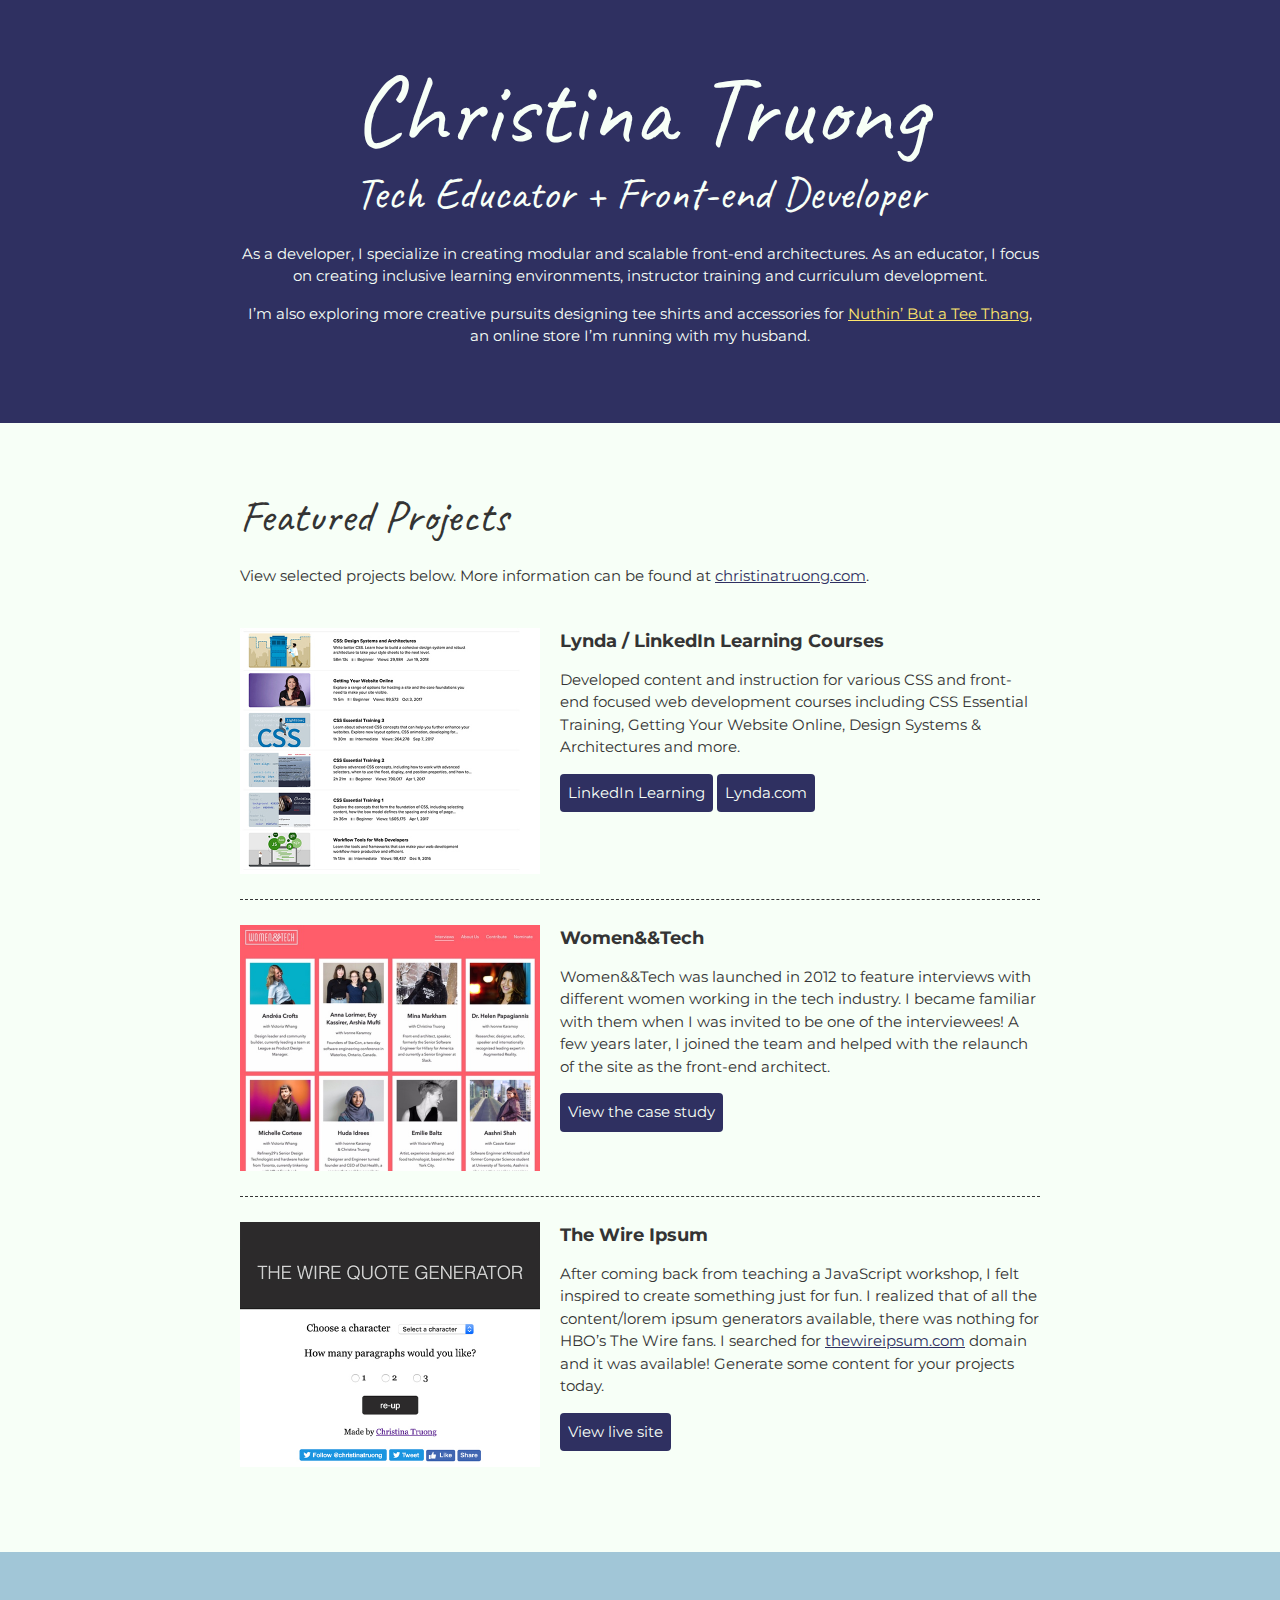
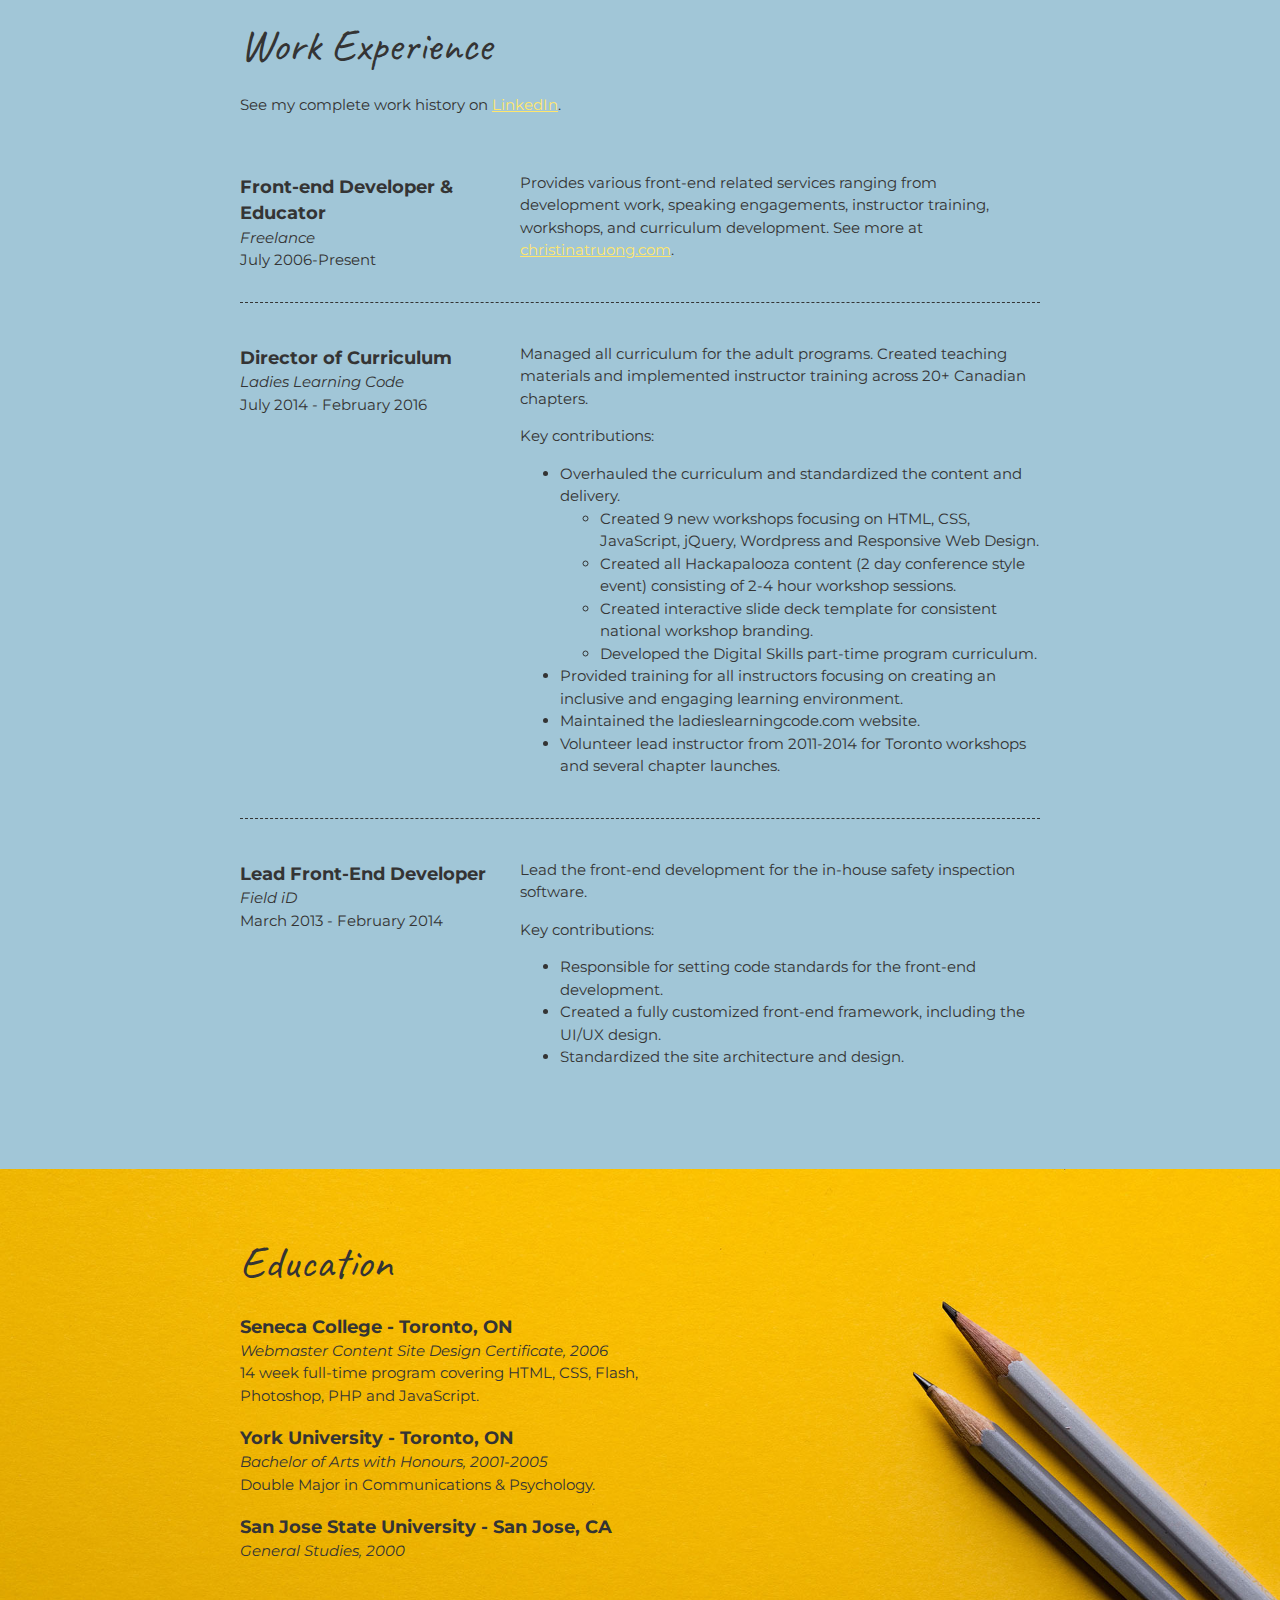
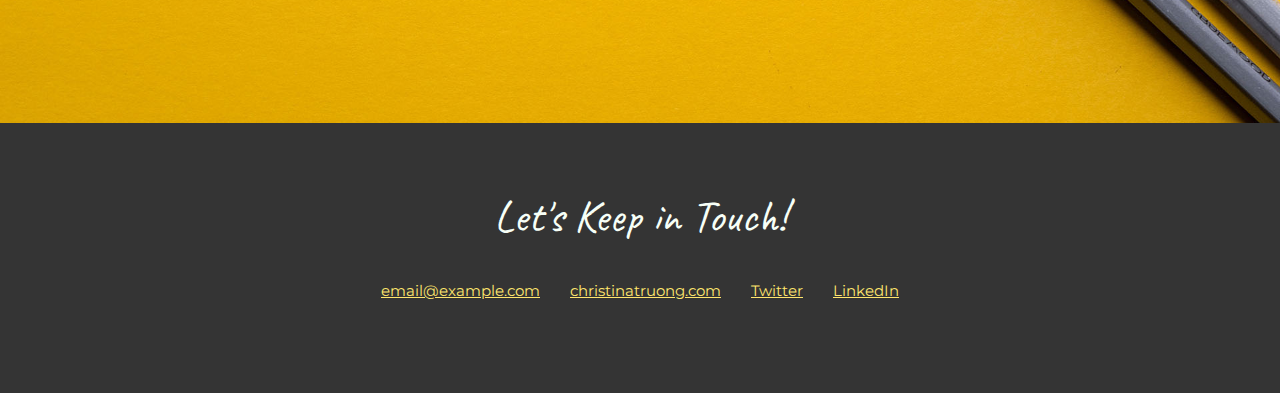
<file: 08_Fluid/index.html>
<!DOCTYPE html>
<html lang="en">
  <head>
    <meta charset="UTF-8" />
    <meta name="viewport" content="width=device-width, initial-scale=1.0" />
    <title>Christina Truong, Tech Educator + Front-end Developer</title>
    <link
      href="https://fonts.googleapis.com/css?family=Caveat|Montserrat:400,600&display=swap"
      rel="stylesheet"
    />
    <link rel="stylesheet" href="css/styles.css" />
  </head>
  <body>
    <main>
      <!-- ***************  ABOUT / PROFILE  **************** -->
      <header>
        <div class="content-wrap">
          <h1>Christina Truong</h1>
          <h2>Tech Educator + Front-end Developer</h2>

          <p>
            As a developer, I specialize in creating modular and scalable
            front-end architectures. As an educator, I focus on creating
            inclusive learning environments, instructor training and curriculum
            development.
          </p>
          <p>
            I’m also exploring more creative pursuits designing tee shirts and
            accessories for
            <a href="http://teethang.com" target="_blank"
              >Nuthin’ But a Tee Thang</a
            >, an online store I’m running with my husband.
          </p>
        </div>
      </header>

      <!-- ************ PROJECTS / PORTFOLIO  ************** -->
      <section class="projects">
        <div class="content-wrap divider">
          <h2>Featured Projects</h2>
          <p>
            View selected projects below. More information can be found at
            <a href="http://christinatruong.com">christinatruong.com</a>.
          </p>

          <!-- Project 1 -->
          <section class="project-item">
            <img
              src="images/project-courses.jpg"
              alt="Lynda & LinkedIn Learning course list"
            />
            <h3>Lynda / LinkedIn Learning Courses</h3>
            <p>
              Developed content and instruction for various CSS and front-end
              focused web development courses including CSS Essential Training,
              Getting Your Website Online, Design Systems & Architectures and
              more.
            </p>
            <a
              class="btn"
              href="https://www.linkedin.com/learning/instructors/christina-truong?u=2125562"
              target="_blank"
              >LinkedIn Learning</a
            >
            <a
              class="btn"
              href="https://www.lynda.com/Christina-Truong/7842227-1.html"
              >Lynda.com</a
            >
          </section>

          <!-- Project 2 -->
          <section class="project-item">
            <img
              src="images/project-women-tech.jpg"
              alt="Women and Tech website"
            />
            <h3>Women&&Tech</h3>
            <p>
              Women&&Tech was launched in 2012 to feature interviews with
              different women working in the tech industry. I became familiar
              with them when I was invited to be one of the interviewees! A few
              years later, I joined the team and helped with the relaunch of the
              site as the front-end architect.
            </p>
            <a
              class="btn"
              href="http://christinatruong.com/projects/women-and-tech-redesign.html"
              target="_blank"
              >View the case study</a
            >
          </section>

          <!-- Project 3 -->
          <section class="project-item">
            <img
              src="images/project-wire-ipsum.jpg"
              alt="The Wire Ipsum website"
            />
            <h3>The Wire Ipsum</h3>
            <p>
              After coming back from teaching a JavaScript workshop, I felt
              inspired to create something just for fun. I realized that of all
              the content/lorem ipsum generators available, there was nothing
              for HBO’s The Wire fans. I searched for
              <a href="http://thewireipsum.com" target="_blank"
                >thewireipsum.com</a
              >
              domain and it was available! Generate some content for your
              projects today.
            </p>
            <a class="btn" href="http://thewireipsum.com" target="_blank"
              >View live site</a
            >
          </section>
        </div>
      </section>

      <!-- ****************  WORK EXPERIENCE  ******************** -->
      <section class="work-experience">
        <div class="content-wrap item-details divider">
          <h2>Work Experience</h2>
          <p>
            See my complete work history on
            <a href="https://www.linkedin.com/in/christinatruong/">LinkedIn</a>.
          </p>

          <!-- Job 1 -->
          <section class="job-item">
            <div class="job-details">
              <h3>Front-end Developer & Educator</h3>
              <p>Freelance</p>
              <p>July 2006-Present</p>
            </div>
            <div class="job-summary">
              <p>
                Provides various front-end related services ranging from
                development work, speaking engagements, instructor training,
                workshops, and curriculum development. See more at
                <a href="http://christinatruong.com">christinatruong.com</a>.
              </p>
            </div>
          </section>

          <!-- Job 2 -->
          <section class="job-item">
            <div class="job-details">
              <h3>Director of Curriculum</h3>
              <p>Ladies Learning Code</p>
              <p>July 2014 - February 2016</p>
            </div>
            <div class="job-summary">
              <p>
                Managed all curriculum for the adult programs. Created teaching
                materials and implemented instructor training across 20+
                Canadian chapters.
              </p>
              <p>Key contributions:</p>
              <ul>
                <li>
                  Overhauled the curriculum and standardized the content and
                  delivery.
                  <ul>
                    <li>
                      Created 9 new workshops focusing on HTML, CSS, JavaScript,
                      jQuery, Wordpress and Responsive Web Design.
                    </li>
                    <li>
                      Created all Hackapalooza content (2 day conference style
                      event) consisting of 2-4 hour workshop sessions.
                    </li>
                    <li>
                      Created interactive slide deck template for consistent
                      national workshop branding.
                    </li>
                    <li>
                      Developed the Digital Skills part-time program curriculum.
                    </li>
                  </ul>
                </li>
                <li>
                  Provided training for all instructors focusing on creating an
                  inclusive and engaging learning environment.
                </li>
                <li>Maintained the ladieslearningcode.com website.</li>
                <li>
                  Volunteer lead instructor from 2011-2014 for Toronto workshops
                  and several chapter launches.
                </li>
              </ul>
            </div>
          </section>

          <!-- Job 3 -->
          <section class="job-item">
            <div class="job-details">
              <h3>Lead Front-End Developer</h3>
              <p>Field iD</p>
              <p>March 2013 - February 2014</p>
            </div>
            <div class="job-summary">
              <p>
                Lead the front-end development for the in-house safety
                inspection software.
              </p>
              <p>Key contributions:</p>
              <ul>
                <li>
                  Responsible for setting code standards for the front-end
                  development.
                </li>
                <li>
                  Created a fully customized front-end framework, including the
                  UI/UX design.
                </li>
                <li>Standardized the site architecture and design.</li>
              </ul>
            </div>
          </section>
        </div>
      </section>

      <!-- *************  EDUCATION & CERTIFICATIONS *********** -->
      <section class="education">
        <div class="content-wrap item-details">
          <h2>Education</h2>

          <section>
            <h3>Seneca College - Toronto, ON</h3>
            <p>Webmaster Content Site Design Certificate, 2006</p>
            <p>
              14 week full-time program covering HTML, CSS, Flash, Photoshop,
              PHP and JavaScript.
            </p>
          </section>

          <section>
            <h3>York University - Toronto, ON</h3>
            <p>Bachelor of Arts with Honours, 2001-2005</p>
            <p>Double Major in Communications & Psychology.</p>
          </section>

          <section>
            <h3>San Jose State University - San Jose, CA</h3>
            <p>General Studies, 2000</p>
          </section>
        </div>
      </section>

      <!-- ************  CONTACT INFO / SOCIAL MEDIA  ************ -->
      <footer>
        <div class="content-wrap">
          <h2>Let's Keep in Touch!</h2>

          <!-- Social media and contact links. Add or remove any networks. -->
          <ul class="contact-list">
            <li><a href="mailto:email@example.com">email@example.com</a></li>
            <li>
              <a href="http://christinatruong.com" target="_blank"
                >christinatruong.com</a
              >
            </li>
            <li>
              <a href="http://twitter.com/christinatruong" target="_blank"
                >Twitter</a
              >
            </li>
            <li><a href="#" target="_blank">LinkedIn</a></li>
          </ul>
        </div>
      </footer>
    </main>
  </body>
</html>
</file>
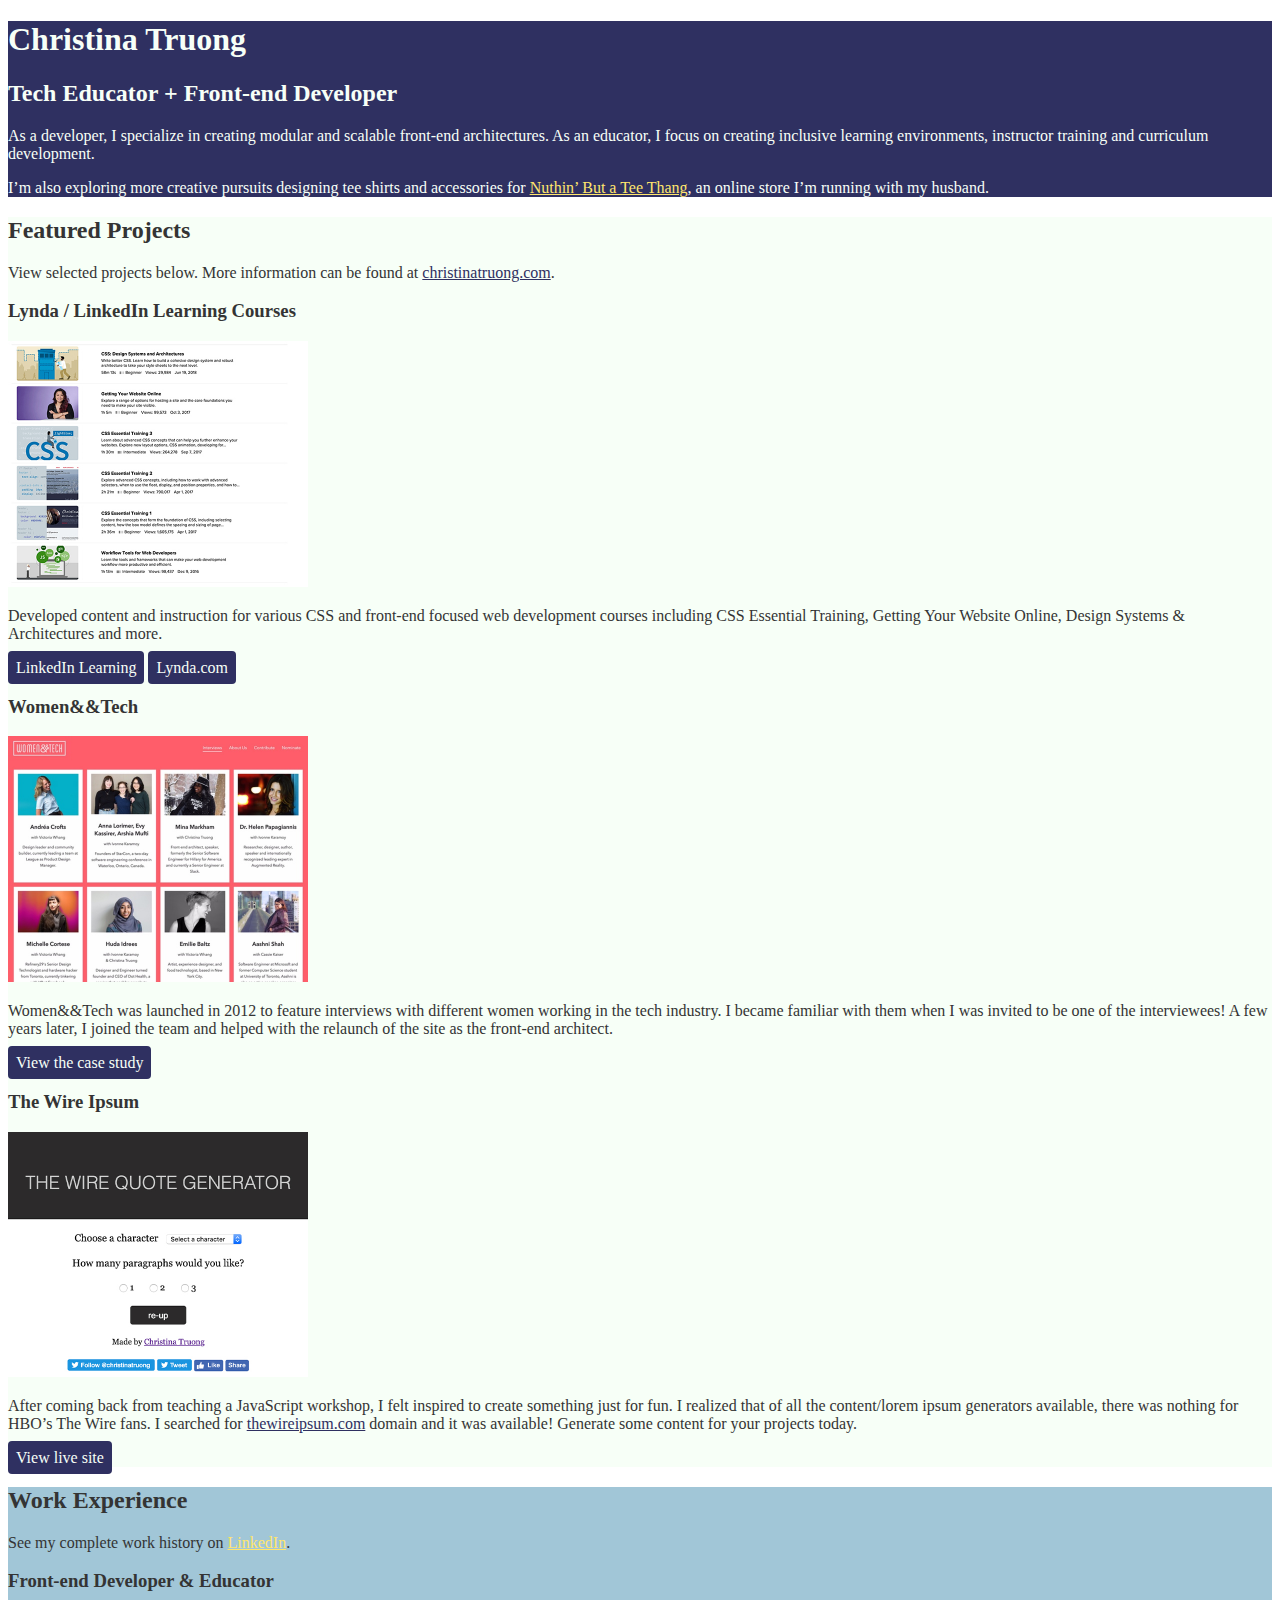
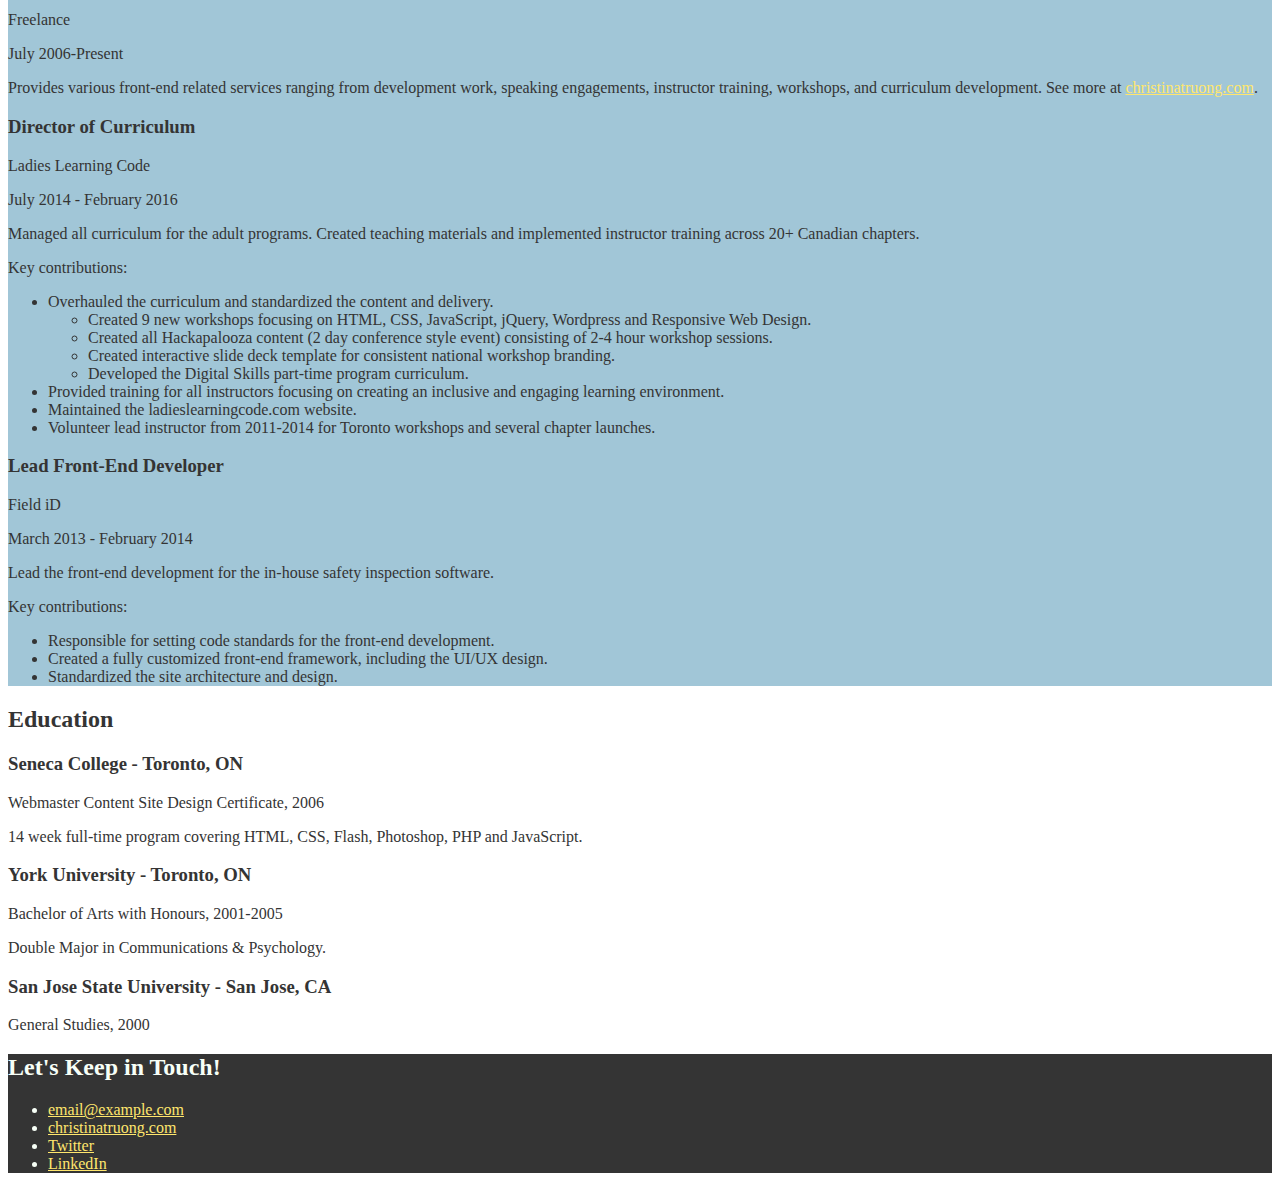
<file: Ch3/03_08/css-portfolio/index.html>
<!DOCTYPE html>
<html lang="en">
  <head>
    <meta charset="UTF-8">
    <meta name="viewport" content="width=device-width, initial-scale=1.0">
    <title>Christina Truong, Tech Educator + Front-end Developer</title>
    <link rel="stylesheet" href="css/styles.css">
  </head>
  <body>
    <main>
      <!-- ***************  ABOUT / PROFILE  **************** -->
      <header>
        <h1>Christina Truong</h1>
        <h2>Tech Educator + Front-end Developer</h2>

        <p>As a developer, I specialize in creating modular and scalable front-end architectures. As an educator, I focus on creating inclusive learning environments, instructor training and curriculum development.</p>
        <p>I’m also exploring more creative pursuits designing tee shirts and accessories for <a href="http://teethang.com" target="_blank">Nuthin’ But a Tee Thang</a>, an online store I’m running with my husband.</p>
      </header>

      <!-- ************ PROJECTS / PORTFOLIO  ************** -->
      <section class="projects">
        <h2>Featured Projects</h2>
        <p>View selected projects below. More information can be found at <a href="http://christinatruong.com">christinatruong.com</a>.</p>

        <!-- Project 1 -->
        <section>
          <h3>Lynda / LinkedIn Learning Courses</h3>
          <img src="images/project-courses.jpg" alt="Lynda & LinkedIn Learning course list">
          <p>Developed content and instruction for various CSS and front-end focused web development courses including CSS Essential Training, Getting Your Website Online, Design Systems & Architectures and more.</p>
          <a class="btn" href="https://www.linkedin.com/learning/instructors/christina-truong?u=2125562" target="_blank">LinkedIn Learning</a>
          <a class="btn" href="https://www.lynda.com/Christina-Truong/7842227-1.html">Lynda.com</a>
        </section>

        <!-- Project 2 -->
        <section>
          <h3>Women&&Tech</h3>
          <img src="images/project-women-tech.jpg" alt="Women and Tech website">
          <p>Women&&Tech was launched in 2012 to feature interviews with different women working in the tech industry. I became familiar with them when I was invited to be one of the interviewees! A few years later, I joined the team and helped with the relaunch of the site as the front-end architect.</p>
          <a class="btn" href="http://christinatruong.com/projects/women-and-tech-redesign.html" target="_blank">View the case study</a>
        </section>

        <!-- Project 3 -->
        <section>
          <h3>The Wire Ipsum</h3>
          <img src="images/project-wire-ipsum.jpg" alt="The Wire Ipsum website">
          <p>After coming back from teaching a JavaScript workshop, I felt inspired to create something just for fun. I realized that of all the content/lorem ipsum generators available, there was nothing for HBO’s The Wire fans. I searched for <a href="http://thewireipsum.com" target="_blank">thewireipsum.com</a> domain and it was available! Generate some content for your projects today.</p>
          <a class="btn" href="http://thewireipsum.com" target="_blank">View live site</a>
        </section>
      </section>

      <!-- ***************  WORK EXPERIENCE  ***************** -->
      <section class="work-experience">
        <h2>Work Experience</h2>
        <p>See my complete work history on <a href="https://www.linkedin.com/in/christinatruong/">LinkedIn</a>.</p>

        <!-- Job 1 -->
        <section>
          <h3>Front-end Developer & Educator</h3>
          <p>Freelance</p>
          <p>July 2006-Present</p>
          <p>Provides various front-end related services ranging from development work, speaking engagements, instructor training, workshops, and curriculum development. See more at  <a href="http://christinatruong.com">christinatruong.com</a>.</p>
        </section>

        <!-- Job 2 -->
        <section>
          <h3>Director of Curriculum</h3>
          <p>Ladies Learning Code</p>
          <p>July 2014 - February 2016</p>
          <p>Managed all curriculum for the adult programs. Created teaching materials and implemented instructor training across 20+ Canadian chapters.</p>
          <p>Key contributions:</p>
          <ul>
            <li>Overhauled the curriculum and standardized the content and delivery.
              <ul>
                <li>Created 9 new workshops focusing on HTML, CSS, JavaScript, jQuery, Wordpress and Responsive Web Design.</li>
                <li>Created all Hackapalooza content (2 day conference style event) consisting of 2-4 hour workshop sessions.</li>
                <li>Created interactive slide deck template for consistent national workshop branding.</li>
                <li>Developed the Digital Skills part-time program curriculum.</li>
              </ul>
            </li>
            <li>Provided training for all instructors focusing on creating an inclusive and engaging learning environment.</li>
            <li>Maintained the ladieslearningcode.com website.</li>
            <li>Volunteer lead instructor from 2011-2014 for Toronto workshops and several chapter launches.</li>
          </ul>
        </section>

        <!-- Job 3 -->
        <section>
          <h3>Lead Front-End Developer</h3>
          <p>Field iD</p>
          <p>March 2013 - February 2014</p>
          <p>Lead the front-end development for the in-house safety inspection software.</p>
          <p>Key contributions:</p>
          <ul>
            <li>Responsible for setting code standards for the front-end development.</li>
            <li>Created a fully customized front-end framework, including the UI/UX design.</li>
            <li>Standardized the site architecture and design.</li>
          </ul>
        </section>
      </section>

      <!-- *************  EDUCATION & CERTIFICATIONS *********** -->
      <section class="education">
        <h2>Education</h2>

        <section>
          <h3>Seneca College - Toronto, ON</h3>
          <p>Webmaster Content Site Design Certificate, 2006</p>
          <p>14 week full-time program covering HTML, CSS, Flash, Photoshop, PHP and JavaScript.</p>
        </section>

        <section>
          <h3>York University - Toronto, ON</h3>
          <p>Bachelor of Arts with Honours, 2001-2005</p>
          <p>Double Major in Communications & Psychology.</p>
        </section>

        <section>
          <h3>San Jose State University - San Jose, CA</h3>
          <p>General Studies, 2000</p>
        </section>
      </section>

      <!-- ************  CONTACT INFO / SOCIAL MEDIA  ************ -->
      <footer>
        <h2>Let's Keep in Touch!</h2>

        <!-- Social media and contact links. Add or remove any networks. -->
        <ul>
          <li><a href="mailto:email@example.com">email@example.com</a></li>
          <li><a href="http://christinatruong.com" target="_blank">christinatruong.com</a></li>
          <li><a href="http://twitter.com/christinatruong" target="_blank">Twitter</a></li>
          <li><a href="#" target="_blank">LinkedIn</a></li>
        </ul>
      </footer>
    </main>
  </body>
</html>
</file>
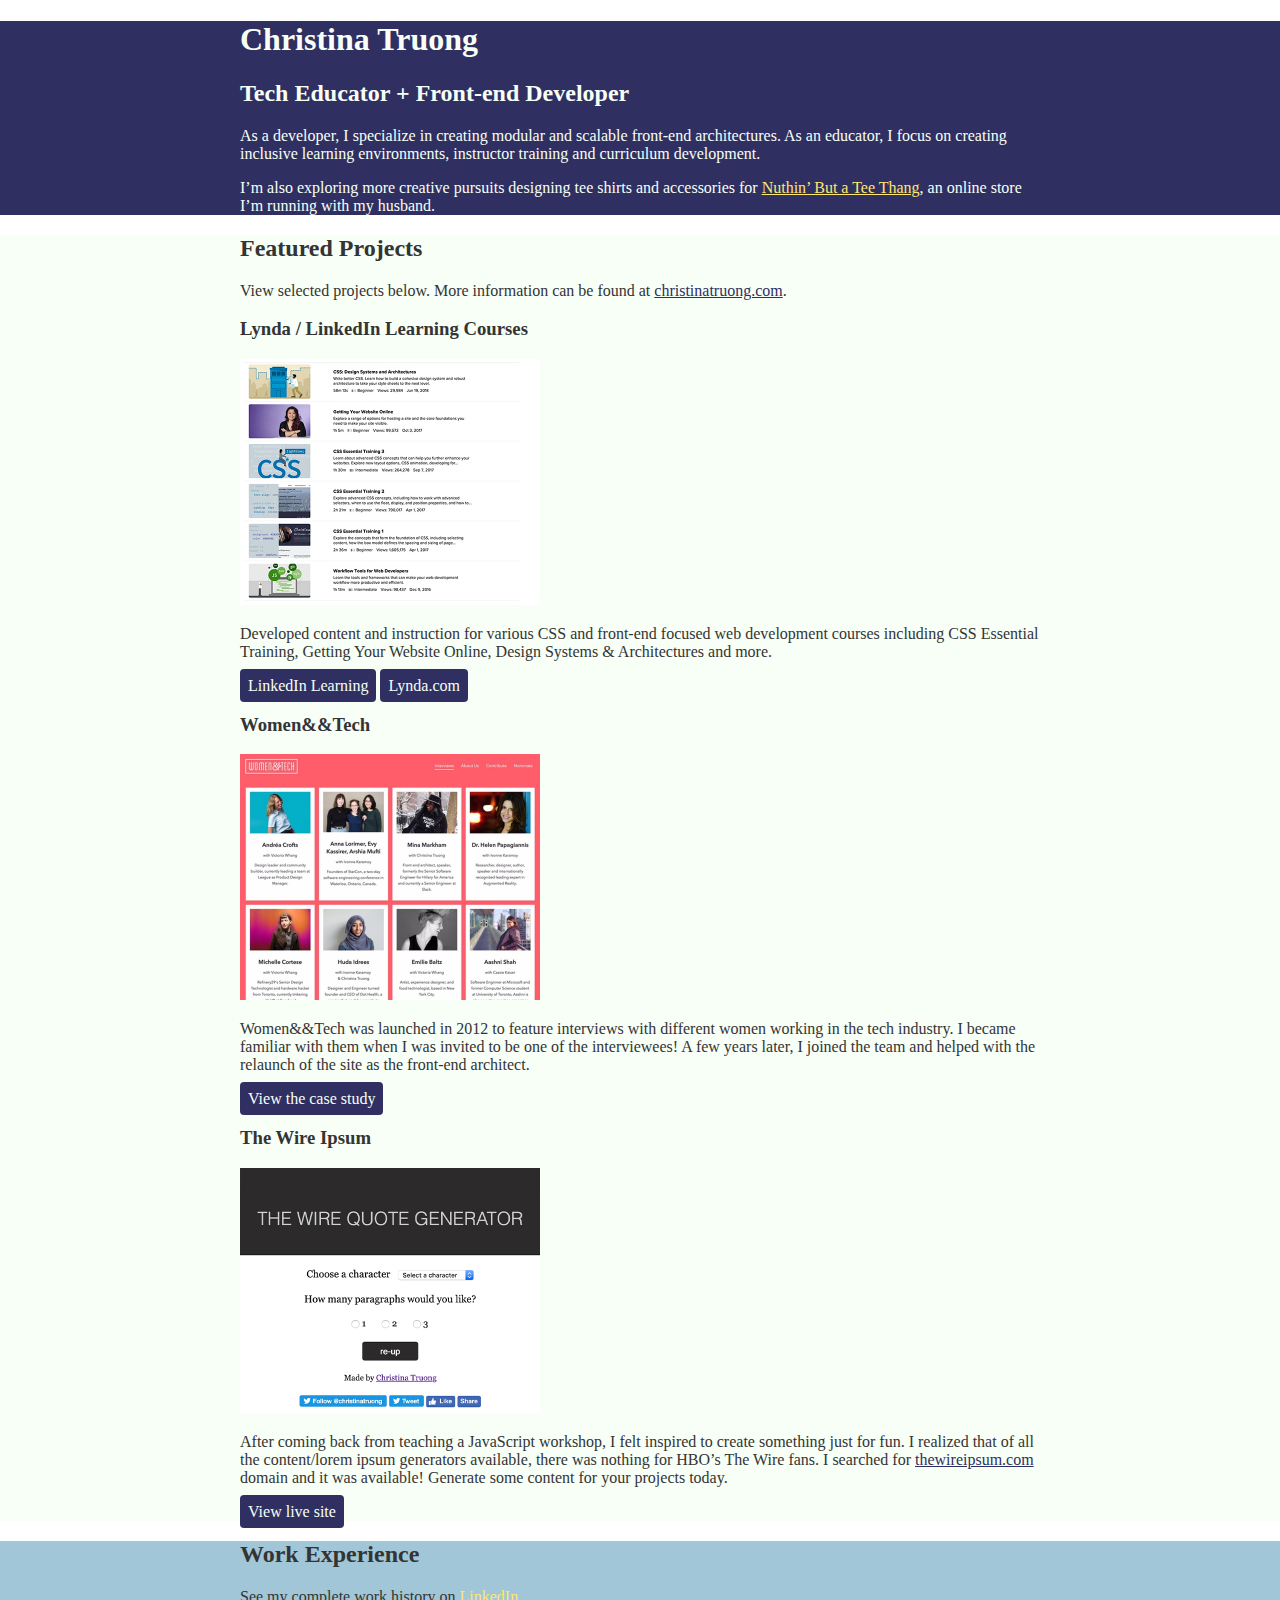
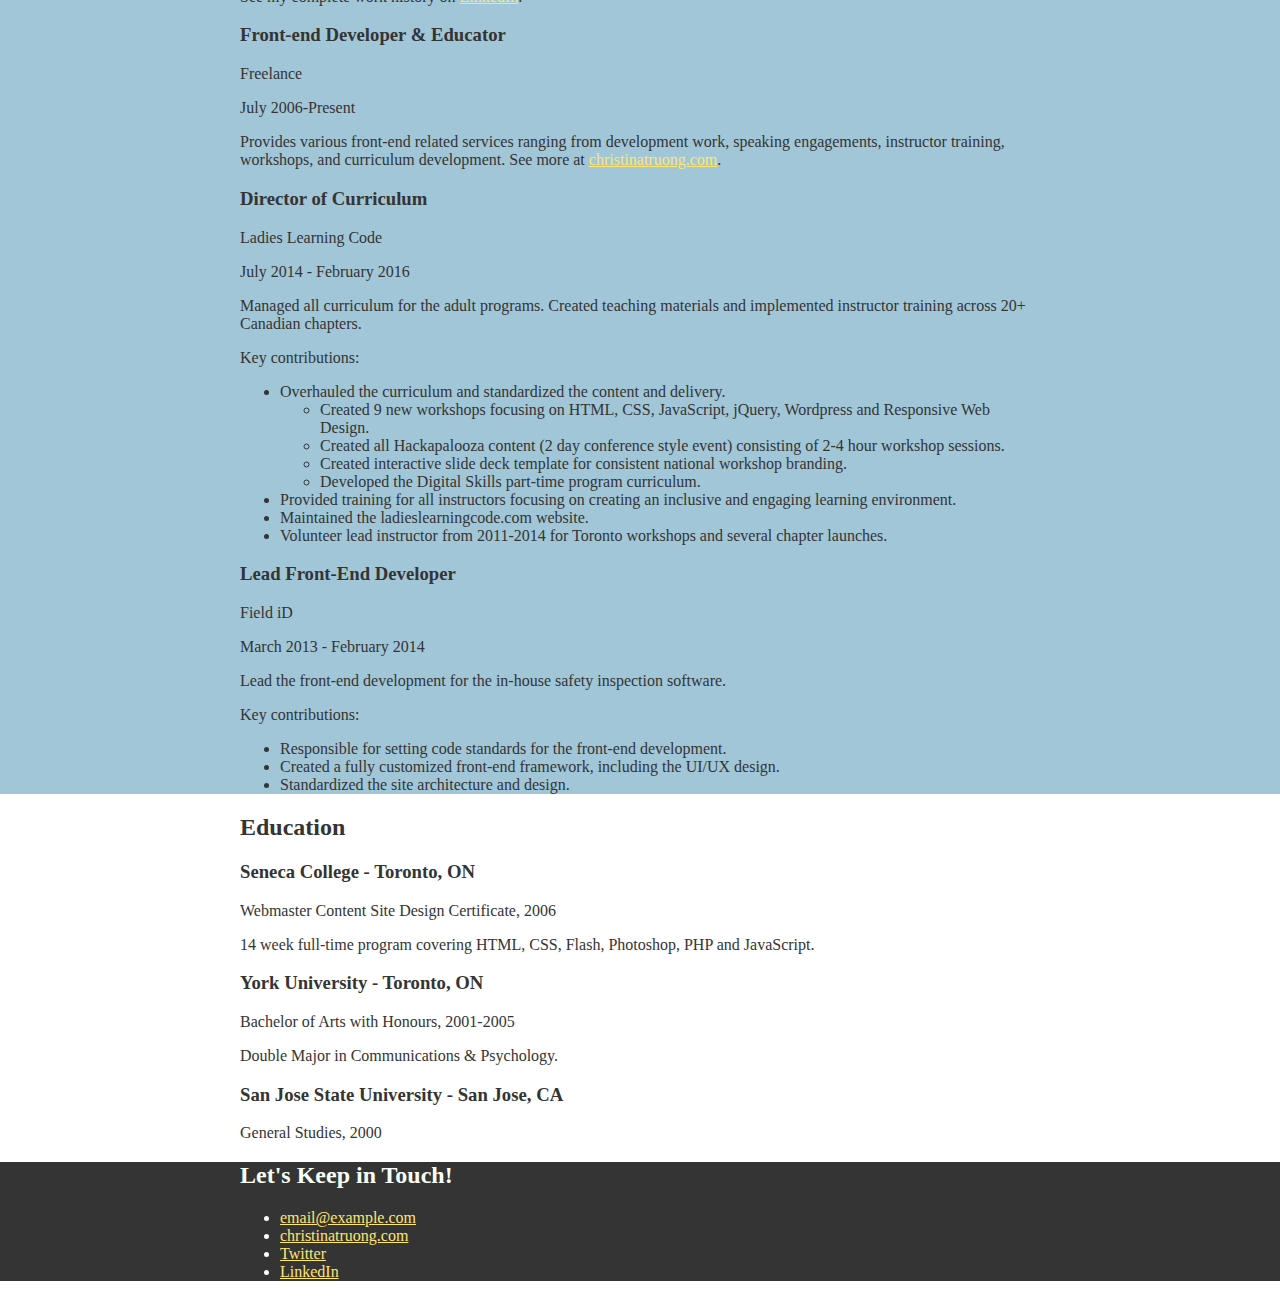
<file: Ch3/03_09/css-portfolio/index.html>
<!DOCTYPE html>
<html lang="en">
  <head>
    <meta charset="UTF-8">
    <meta name="viewport" content="width=device-width, initial-scale=1.0">
    <title>Christina Truong, Tech Educator + Front-end Developer</title>
    <link rel="stylesheet" href="css/styles.css">
  </head>
  <body>
    <main>
      <!-- ***************  ABOUT / PROFILE  **************** -->
      <header>
        <div class="content-wrap">
          <h1>Christina Truong</h1>
          <h2>Tech Educator + Front-end Developer</h2>

          <p>As a developer, I specialize in creating modular and scalable front-end architectures. As an educator, I focus on creating inclusive learning environments, instructor training and curriculum development.</p>
          <p>I’m also exploring more creative pursuits designing tee shirts and accessories for <a href="http://teethang.com" target="_blank">Nuthin’ But a Tee Thang</a>, an online store I’m running with my husband.</p>
        </div>
      </header>

      <!-- ************ PROJECTS / PORTFOLIO  ************** -->
      <section class="projects">
        <div class="content-wrap">
          <h2>Featured Projects</h2>
          <p>View selected projects below. More information can be found at <a href="http://christinatruong.com">christinatruong.com</a>.</p>

          <!-- Project 1 -->
          <section>
            <h3>Lynda / LinkedIn Learning Courses</h3>
            <img src="images/project-courses.jpg" alt="Lynda & LinkedIn Learning course list">
            <p>Developed content and instruction for various CSS and front-end focused web development courses including CSS Essential Training, Getting Your Website Online, Design Systems & Architectures and more.</p>
            <a class="btn" href="https://www.linkedin.com/learning/instructors/christina-truong?u=2125562" target="_blank">LinkedIn Learning</a>
            <a class="btn" href="https://www.lynda.com/Christina-Truong/7842227-1.html">Lynda.com</a>
          </section>

          <!-- Project 2 -->
          <section>
            <h3>Women&&Tech</h3>
            <img src="images/project-women-tech.jpg" alt="Women and Tech website">
            <p>Women&&Tech was launched in 2012 to feature interviews with different women working in the tech industry. I became familiar with them when I was invited to be one of the interviewees! A few years later, I joined the team and helped with the relaunch of the site as the front-end architect.</p>
            <a class="btn" href="http://christinatruong.com/projects/women-and-tech-redesign.html" target="_blank">View the case study</a>
          </section>

          <!-- Project 3 -->
          <section>
            <h3>The Wire Ipsum</h3>
            <img src="images/project-wire-ipsum.jpg" alt="The Wire Ipsum website">
            <p>After coming back from teaching a JavaScript workshop, I felt inspired to create something just for fun. I realized that of all the content/lorem ipsum generators available, there was nothing for HBO’s The Wire fans. I searched for <a href="http://thewireipsum.com" target="_blank">thewireipsum.com</a> domain and it was available! Generate some content for your projects today.</p>
            <a class="btn" href="http://thewireipsum.com" target="_blank">View live site</a>
          </section>
        </div>
      </section>

      <!-- ****************  WORK EXPERIENCE  ******************** -->
      <section class="work-experience">
        <div class="content-wrap">
          <h2>Work Experience</h2>
          <p>See my complete work history on <a href="https://www.linkedin.com/in/christinatruong/">LinkedIn</a>.</p>

          <!-- Job 1 -->
          <section>
            <h3>Front-end Developer & Educator</h3>
            <p>Freelance</p>
            <p>July 2006-Present</p>
            <p>Provides various front-end related services ranging from development work, speaking engagements, instructor training, workshops, and curriculum development. See more at  <a href="http://christinatruong.com">christinatruong.com</a>.</p>
          </section>

          <!-- Job 2 -->
          <section>
            <h3>Director of Curriculum</h3>
            <p>Ladies Learning Code</p>
            <p>July 2014 - February 2016</p>
            <p>Managed all curriculum for the adult programs. Created teaching materials and implemented instructor training across 20+ Canadian chapters.</p>
            <p>Key contributions:</p>
            <ul>
              <li>Overhauled the curriculum and standardized the content and delivery.
                <ul>
                  <li>Created 9 new workshops focusing on HTML, CSS, JavaScript, jQuery, Wordpress and Responsive Web Design.</li>
                  <li>Created all Hackapalooza content (2 day conference style event) consisting of 2-4 hour workshop sessions.</li>
                  <li>Created interactive slide deck template for consistent national workshop branding.</li>
                  <li>Developed the Digital Skills part-time program curriculum.</li>
                </ul>
              </li>
              <li>Provided training for all instructors focusing on creating an inclusive and engaging learning environment.</li>
              <li>Maintained the ladieslearningcode.com website.</li>
              <li>Volunteer lead instructor from 2011-2014 for Toronto workshops and several chapter launches.</li>
            </ul>
          </section>

          <!-- Job 3 -->
          <section>
            <h3>Lead Front-End Developer</h3>
            <p>Field iD</p>
            <p>March 2013 - February 2014</p>
            <p>Lead the front-end development for the in-house safety inspection software.</p>
            <p>Key contributions:</p>
            <ul>
              <li>Responsible for setting code standards for the front-end development.</li>
              <li>Created a fully customized front-end framework, including the UI/UX design.</li>
              <li>Standardized the site architecture and design.</li>
            </ul>
          </section>
        </div>
      </section>

      <!-- *************  EDUCATION & CERTIFICATIONS *********** -->
      <section class="education">
        <div class="content-wrap">
          <h2>Education</h2>

          <section>
            <h3>Seneca College - Toronto, ON</h3>
            <p>Webmaster Content Site Design Certificate, 2006</p>
            <p>14 week full-time program covering HTML, CSS, Flash, Photoshop, PHP and JavaScript.</p>
          </section>

          <section>
            <h3>York University - Toronto, ON</h3>
            <p>Bachelor of Arts with Honours, 2001-2005</p>
            <p>Double Major in Communications & Psychology.</p>
          </section>

          <section>
            <h3>San Jose State University - San Jose, CA</h3>
            <p>General Studies, 2000</p>
          </section>
        </div>
      </section>

      <!-- ************  CONTACT INFO / SOCIAL MEDIA  ************ -->
      <footer>
        <div class="content-wrap">
          <h2>Let's Keep in Touch!</h2>

          <!-- Social media and contact links. Add or remove any networks. -->
          <ul>
            <li><a href="mailto:email@example.com">email@example.com</a></li>
            <li><a href="http://christinatruong.com" target="_blank">christinatruong.com</a></li>
            <li><a href="http://twitter.com/christinatruong" target="_blank">Twitter</a></li>
            <li><a href="#" target="_blank">LinkedIn</a></li>
          </ul>
        </div>
      </footer>
    </main>
  </body>
</html>
</file>
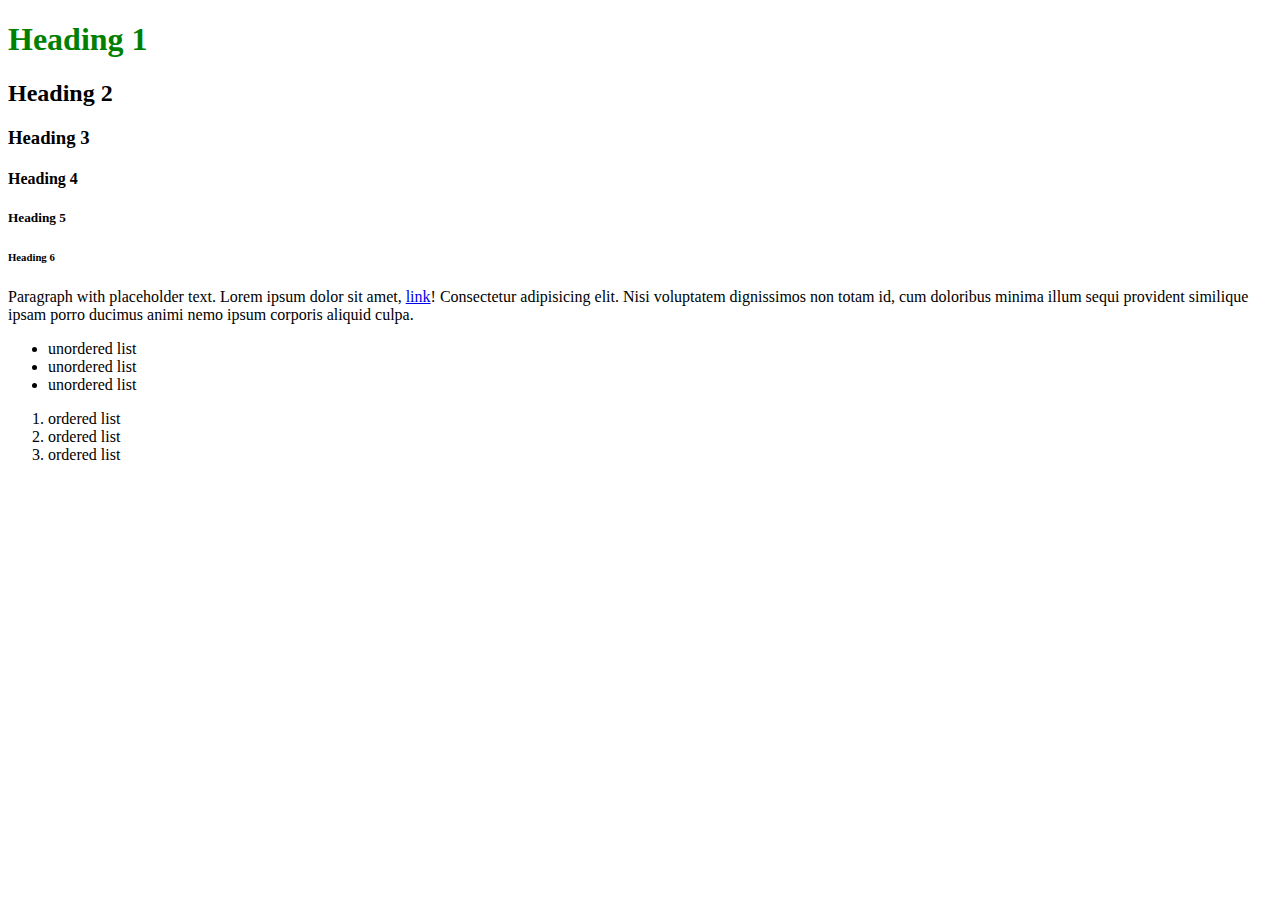
<file: 01_Intro/example.html>
<!DOCTYPE html>
<html lang="en">
  <head>
    <meta charset="UTF-8" />
    <meta name="viewport" content="width=device-width, initial-scale=1.0" />
    <title>Basic HTML Page</title>
    <style>
      h1 {
        color: green;
      }
    </style>
  </head>
  <body>
    <h1>Heading 1</h1>
    <h2>Heading 2</h2>
    <h3>Heading 3</h3>
    <h4>Heading 4</h4>
    <h5>Heading 5</h5>
    <h6>Heading 6</h6>

    <p>
      Paragraph with placeholder text. Lorem ipsum dolor sit amet,
      <a href="#">link</a>! Consectetur adipisicing elit. Nisi voluptatem
      dignissimos non totam id, cum doloribus minima illum sequi provident
      similique ipsam porro ducimus animi nemo ipsum corporis aliquid culpa.
    </p>

    <ul>
      <li>unordered list</li>
      <li>unordered list</li>
      <li>unordered list</li>
    </ul>

    <ol>
      <li>ordered list</li>
      <li>ordered list</li>
      <li>ordered list</li>
    </ol>
  </body>
</html>
</file>
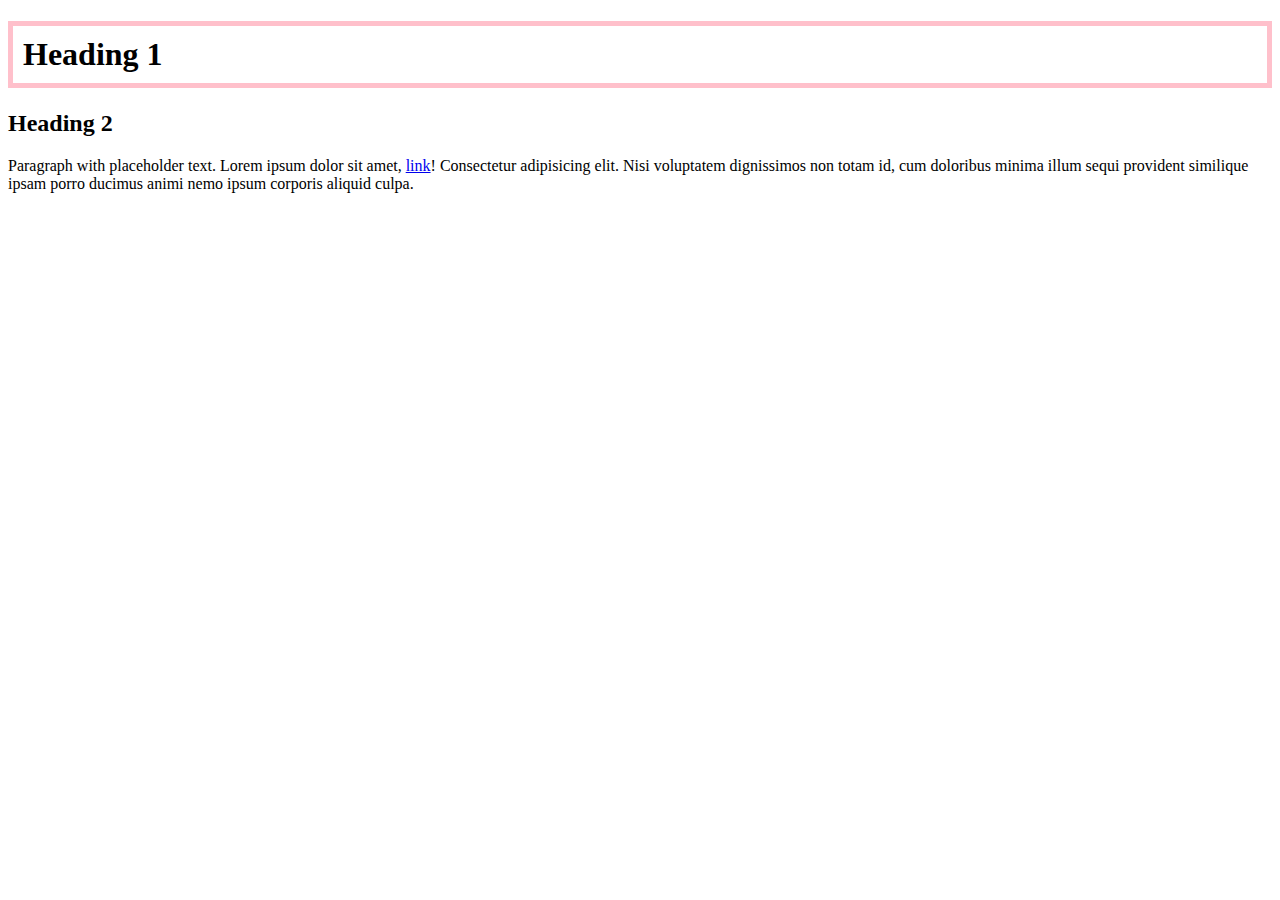
<file: 03_Box/box-model.html>
<!DOCTYPE html>
<html lang="en">
  <head>
    <meta charset="UTF-8" />
    <meta name="viewport" content="width=device-width, initial-scale=1.0" />
    <title>Box Model Example</title>
    <style>
      h1 {
        padding: 10px;
        border: 5px solid pink;
      }
    </style>
  </head>
  <body>
    <h1>Heading 1</h1>
    <h2>Heading 2</h2>

    <p>
      Paragraph with placeholder text. Lorem ipsum dolor sit amet,
      <a href="#">link</a>! Consectetur adipisicing elit. Nisi voluptatem
      dignissimos non totam id, cum doloribus minima illum sequi provident
      similique ipsam porro ducimus animi nemo ipsum corporis aliquid culpa.
    </p>
  </body>
</html>
</file>
<file: 02_Core/styles.css>
a {
  color: red;
}

.link {
  color: green;
}

/* pseudi selector */
.link:visited {
  color: silver;
}

#id {
  color: blue;
}

a {
  color: darkorange;
}

a:hover {
  background-color: aquamarine;
}

a:active {
  color: white;
}
</file>
<file: 03_Box/styles.css>
div {
  background-color: green;
  padding: 10px;
  margin: 10px;
  border: "1px solid black";
}

span {
  display: inline-block;
  background-color: orange;
  padding: 10px;
  margin: 10px;
  border: "1px solid black";
}
</file>
<file: 04_Typography/css/styles.css>
/*
COLOR PALETTE
https://coolors.co/f7fff7-343434-2f3061-ffe66d-a1c6d7
#F7FFF7 - almost white
#343434 - dark gray - almost black
#2F3061 - blue dark
#FFE66D - yellow
#A1C6D7 - blue light
*/

/* Global styles
------------------------------------*/
body {
  color: #343434;
  margin: 0;
  padding: 0;
  font-family: "Montserrat", sans-serif;
}
img {
  width: 300px;
}
a {
  color: #ffe66d;
}
a:hover {
  text-decoration: none;
}
h2 {
  margin: 0;
}
h1,
h2 {
  font-family: "Caveat", cursive;
}
.content-wrap {
  width: 800px;
  margin: 0 auto;
  padding: 60px 0;
}

/* Profile
------------------------------------*/
header {
  background: #2f3061;
  color: #f7fff7;
}

/* Projects
------------------------------------*/
.projects {
  background: #f7fff7;
}
.projects a {
  color: #2f3061;
}
.projects .btn {
  color: #f7fff7;
  background: #2f3061;
  text-decoration: none;
  padding: 8px;
  border-radius: 4px;
  display: inline-block;
}
.projects .btn:hover {
  background: rgba(47, 48, 97, 80%);
}

/* Work Experience
------------------------------------*/
.work-experience {
  background: #a1c6d7;
}

/* Education
------------------------------------*/

/* Contact Info
------------------------------------*/
footer {
  background: #343434;
  color: #f7fff7;
}
</file>
<file: 06_Flexbox/css/styles.css>
/*
COLOR PALETTE
https://coolors.co/f7fff7-343434-2f3061-ffe66d-a1c6d7
#F7FFF7 - almost white
#343434 - dark gray - almost black
#2F3061 - blue dark
#FFE66D - yellow
#A1C6D7 - blue light
*/

/* Global styles
------------------------------------*/
html {
  box-sizing: border-box;
}
*,
*:before,
*:after {
  box-sizing: inherit;
}

body {
  color: #343434;
  margin: 0;
  padding: 0;
  font-family: "Montserrat", sans-serif;
  font-size: 15px;
  line-height: 1.5;
}
img {
  width: 300px;
}
a {
  color: #ffe66d;
}
a:hover {
  text-decoration: none;
}
h1 {
  font-size: 100px;
  line-height: 1;
}
h2 {
  font-size: 45px;
}
h1,
h2 {
  font-family: "Caveat", cursive;
  font-weight: 400;
  margin: 0;
}
.content-wrap {
  width: 800px;
  margin: 0 auto;
  padding: 60px 0;
}

/* Profile
------------------------------------*/
header {
  background: #2f3061;
  color: #f7fff7;
  text-align: center;
}

/* Projects
------------------------------------*/
.projects {
  background: #f7fff7;
}
.projects a {
  color: #2f3061;
}
.projects .btn {
  color: #f7fff7;
  background: #2f3061;
  text-decoration: none;
  padding: 8px;
  border-radius: 4px;
  display: inline-block;
}
.projects .btn:hover {
  background: rgba(47, 48, 97, 80%);
}
.project-item {
  overflow: hidden;
  border-bottom: 1px dashed #343434;
  padding: 25px 0;
}
.project-item img {
  float: left;
  margin-right: 20px;
}
.project-item h3 {
  margin-top: 0;
}

/* Work Experience
------------------------------------*/
.work-experience {
  background: #a1c6d7;
}

/* Education
------------------------------------*/

/* Contact Info
------------------------------------*/
footer {
  background: #343434;
  color: #f7fff7;
  text-align: center;
}
.contact-list {
  list-style-type: none;
  padding: 0;
  display: flex;
  justify-content: center;
}
.contact-list a {
  padding: 15px;
  display: inline-block;
}
</file>
<file: 07_Selectors/css/styles.css>
/*
COLOR PALETTE
https://coolors.co/f7fff7-343434-2f3061-ffe66d-a1c6d7
#F7FFF7 - almost white
#343434 - dark gray - almost black
#2F3061 - blue dark
#FFE66D - yellow
#A1C6D7 - blue light
*/

/* Global styles
------------------------------------*/
html {
  box-sizing: border-box;
}
*,
*:before,
*:after {
  box-sizing: inherit;
}

body {
  color: #343434;
  margin: 0;
  padding: 0;
  font-family: "Montserrat", sans-serif;
  font-size: 15px;
  line-height: 1.5;
}
img {
  width: 300px;
}
a {
  color: #ffe66d;
}
a:hover {
  text-decoration: none;
}
h1 {
  font-size: 100px;
  line-height: 1;
}
h2 {
  font-size: 45px;
}
h1,
h2 {
  font-family: "Caveat", cursive;
  font-weight: 400;
  margin: 0;
}
.content-wrap {
  width: 800px;
  margin: 0 auto;
  padding: 60px 0;
}
h3 {
  margin-bottom: 0;
}
.item-details h3 + p {
  font-style: italic;
}
.item-details h3 ~ p {
  margin: 0;
}

/* Profile
------------------------------------*/
header {
  background: #2f3061;
  color: #f7fff7;
  text-align: center;
}

/* Projects
------------------------------------*/
.projects {
  background: #f7fff7;
}
.projects a {
  color: #2f3061;
}
.projects .btn {
  color: #f7fff7;
  background: #2f3061;
  text-decoration: none;
  padding: 8px;
  border-radius: 4px;
  display: inline-block;
}
.projects .btn:hover {
  background: rgba(47, 48, 97, 80%);
}
.project-item {
  overflow: hidden;
  border-bottom: 1px dashed #343434;
  padding: 25px 0;
}
.project-item img {
  float: left;
  margin-right: 20px;
}
.project-item h3 {
  margin-top: 0;
}

/* Work Experience
------------------------------------*/
.work-experience {
  background: #a1c6d7;
}
.job-item {
  display: grid;
  grid-template-columns: 1fr 2fr;
  column-gap: 20px;
}

/* Education
------------------------------------*/

/* Contact Info
------------------------------------*/
footer {
  background: #343434;
  color: #f7fff7;
  text-align: center;
}
.contact-list {
  list-style-type: none;
  padding: 0;
  display: flex;
  justify-content: center;
}
.contact-list a {
  padding: 15px;
  display: inline-block;
}
</file>
<file: 08_Fluid/css/styles.css>
/*
COLOR PALETTE
https://coolors.co/f7fff7-343434-2f3061-ffe66d-a1c6d7
#F7FFF7 - almost white
#343434 - dark gray - almost black
#2F3061 - blue dark
#FFE66D - yellow
#A1C6D7 - blue light
*/

/* Global styles
------------------------------------*/
html {
  box-sizing: border-box;
}
*,
*:before,
*:after {
  box-sizing: inherit;
}

body {
  color: #343434;
  margin: 0;
  padding: 0;
  font-family: "Montserrat", sans-serif;
  font-size: 15px;
  line-height: 1.5;
}
img {
  width: 300px;
}
a {
  color: #ffe66d;
}
a:hover {
  text-decoration: none;
}
h1 {
  font-size: 100px;
  line-height: 1;
}
h2 {
  font-size: 45px;
}
h1,
h2 {
  font-family: "Caveat", cursive;
  font-weight: 400;
  margin: 0;
}
.content-wrap {
  max-width: 800px;
  width: 85%;
  margin: 0 auto;
  padding: 60px 0;
}
h3 {
  margin-bottom: 0;
}
.item-details h3 + p {
  font-style: italic;
}
.item-details h3 ~ p {
  margin: 0;
}
.divider > section {
  border-bottom: 1px dashed #343434;
  padding: 25px 0;
}
.divider > section:last-of-type {
  border-bottom: none;
}

/* Profile
------------------------------------*/
header {
  background: #2f3061;
  color: #f7fff7;
}

/* Projects
------------------------------------*/
.projects {
  background: #f7fff7;
}
.projects a {
  color: #2f3061;
}
.projects .btn {
  color: #f7fff7;
  background: #2f3061;
  text-decoration: none;
  padding: 8px;
  border-radius: 4px;
  display: inline-block;
}
.projects .btn:hover {
  background: rgba(47, 48, 97, 80%);
}
.project-item {
  overflow: hidden;
}
.project-item h3 {
  margin-top: 0;
}

/* Work Experience
------------------------------------*/
.work-experience {
  background: #a1c6d7;
}

/* Education
------------------------------------*/
.education {
  background-image: url(../images/joanna-kosinska-unsplash.jpg);
  background-size: cover;
  background-position: top right;
  padding-bottom: 100px;
}
.education p {
  width: 60%;
}

/* Contact Info
------------------------------------*/
footer {
  background: #343434;
  color: #f7fff7;
}
.contact-list {
  list-style-type: none;
  padding: 0;
}
.contact-list a {
  padding: 15px;
  display: inline-block;
}

/* Responsive
------------------------------------*/
@media screen and (min-width: 750px) {
  header,
  footer {
    text-align: center;
  }
  .project-item img {
    float: left;
    margin-right: 20px;
  }

  .job-item {
    display: grid;
    grid-template-columns: 1fr 2fr;
    column-gap: 20px;
  }
  .contact-list {
    display: flex;
    justify-content: center;
  }
}

@media screen and (max-width: 749px) {
  h1 {
    font-size: 75px;
    line-height: 0.9;
    margin-bottom: 20px;
  }
  h2 {
    line-height: 1;
  }
  .contact-list a {
    padding: 5px;
  }
}
</file>
<file: Ch3/03_08/css-portfolio/css/styles.css>
/*
COLOR PALETTE
https://coolors.co/f7fff7-343434-2f3061-ffe66d-a1c6d7
#F7FFF7 - almost white
#343434 - dark gray - almost black
#2F3061 - blue dark
#FFE66D - yellow
#A1C6D7 - blue light
*/


/* Global styles
------------------------------------*/
body {
  color: #343434;
}
img {
  width: 300px;
}
a {
  color: #FFE66D;
}
a:hover {
  text-decoration: none;
}


/* Profile
------------------------------------*/
header {
  background: #2F3061;
  color: #F7FFF7;
}


/* Projects
------------------------------------*/
.projects {
  background: #F7FFF7;
}
.projects a {
  color: #2F3061;
}
.projects .btn {
  color: #F7FFF7;
  background: #2F3061;
  text-decoration: none;
  padding: 8px;
  border-radius: 4px;
}
.projects .btn:hover {
  background: rgba(47, 48, 97, 80%);
}


/* Work Experience
------------------------------------*/
.work-experience {
  background: #A1C6D7;
}


/* Education
------------------------------------*/



/* Contact Info
------------------------------------*/
footer {
  background: #343434;
  color: #F7FFF7;
}
</file>
<file: Ch3/03_09/css-portfolio/css/styles.css>
/*
COLOR PALETTE
https://coolors.co/f7fff7-343434-2f3061-ffe66d-a1c6d7
#F7FFF7 - almost white
#343434 - dark gray - almost black
#2F3061 - blue dark
#FFE66D - yellow
#A1C6D7 - blue light
*/


/* Global styles
------------------------------------*/
body {
  color: #343434;
  margin: 0;
  padding: 0;
}
img {
  width: 300px;
}
a {
  color: #FFE66D;
}
a:hover {
  text-decoration: none;
}
.content-wrap {
  width: 800px;
  margin: 0 auto;
}


/* Profile
------------------------------------*/
header {
  background: #2F3061;
  color: #F7FFF7;
}


/* Projects
------------------------------------*/
.projects {
  background: #F7FFF7;
}
.projects a {
  color: #2F3061;
}
.projects .btn {
  color: #F7FFF7;
  background: #2F3061;
  text-decoration: none;
  padding: 8px;
  border-radius: 4px;
}
.projects .btn:hover {
  background: rgba(47, 48, 97, 80%);
}


/* Work Experience
------------------------------------*/
.work-experience {
  background: #A1C6D7;
}


/* Education
------------------------------------*/



/* Contact Info
------------------------------------*/
footer {
  background: #343434;
  color: #F7FFF7;
}
</file>
